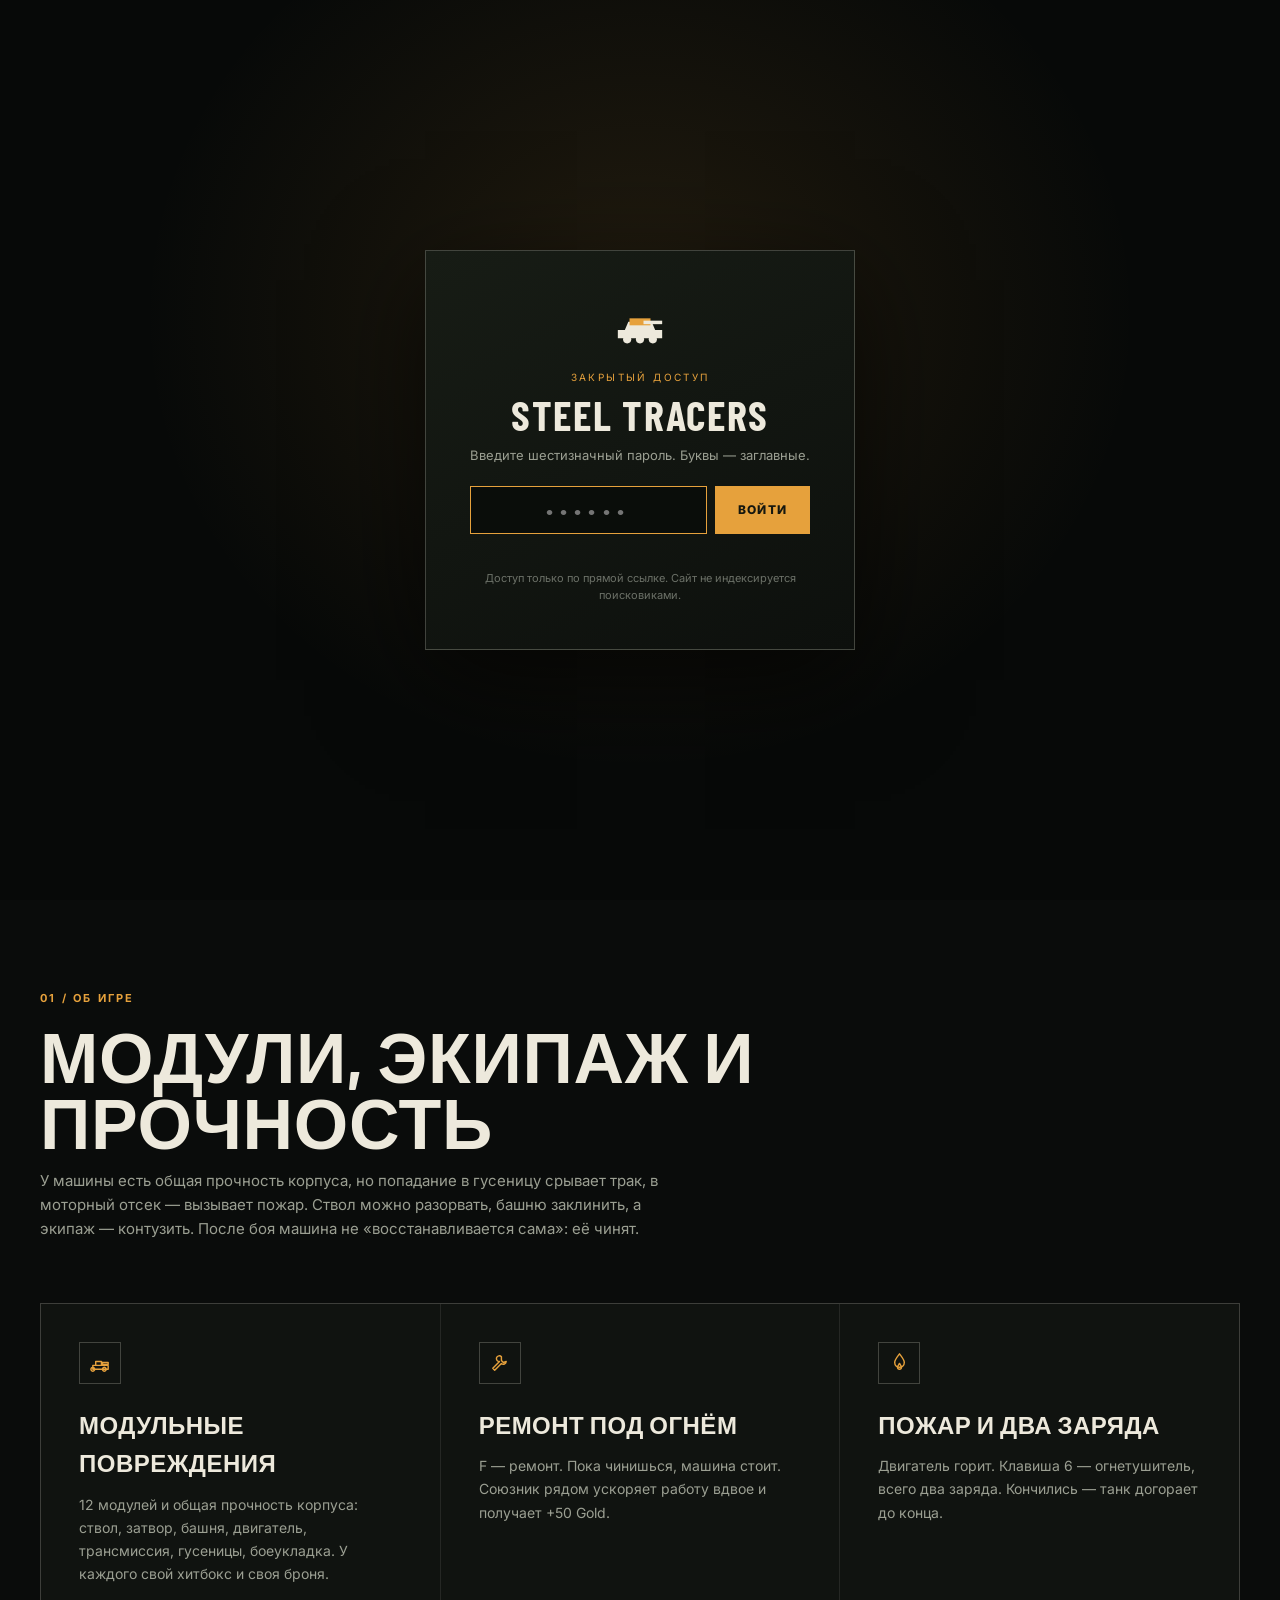
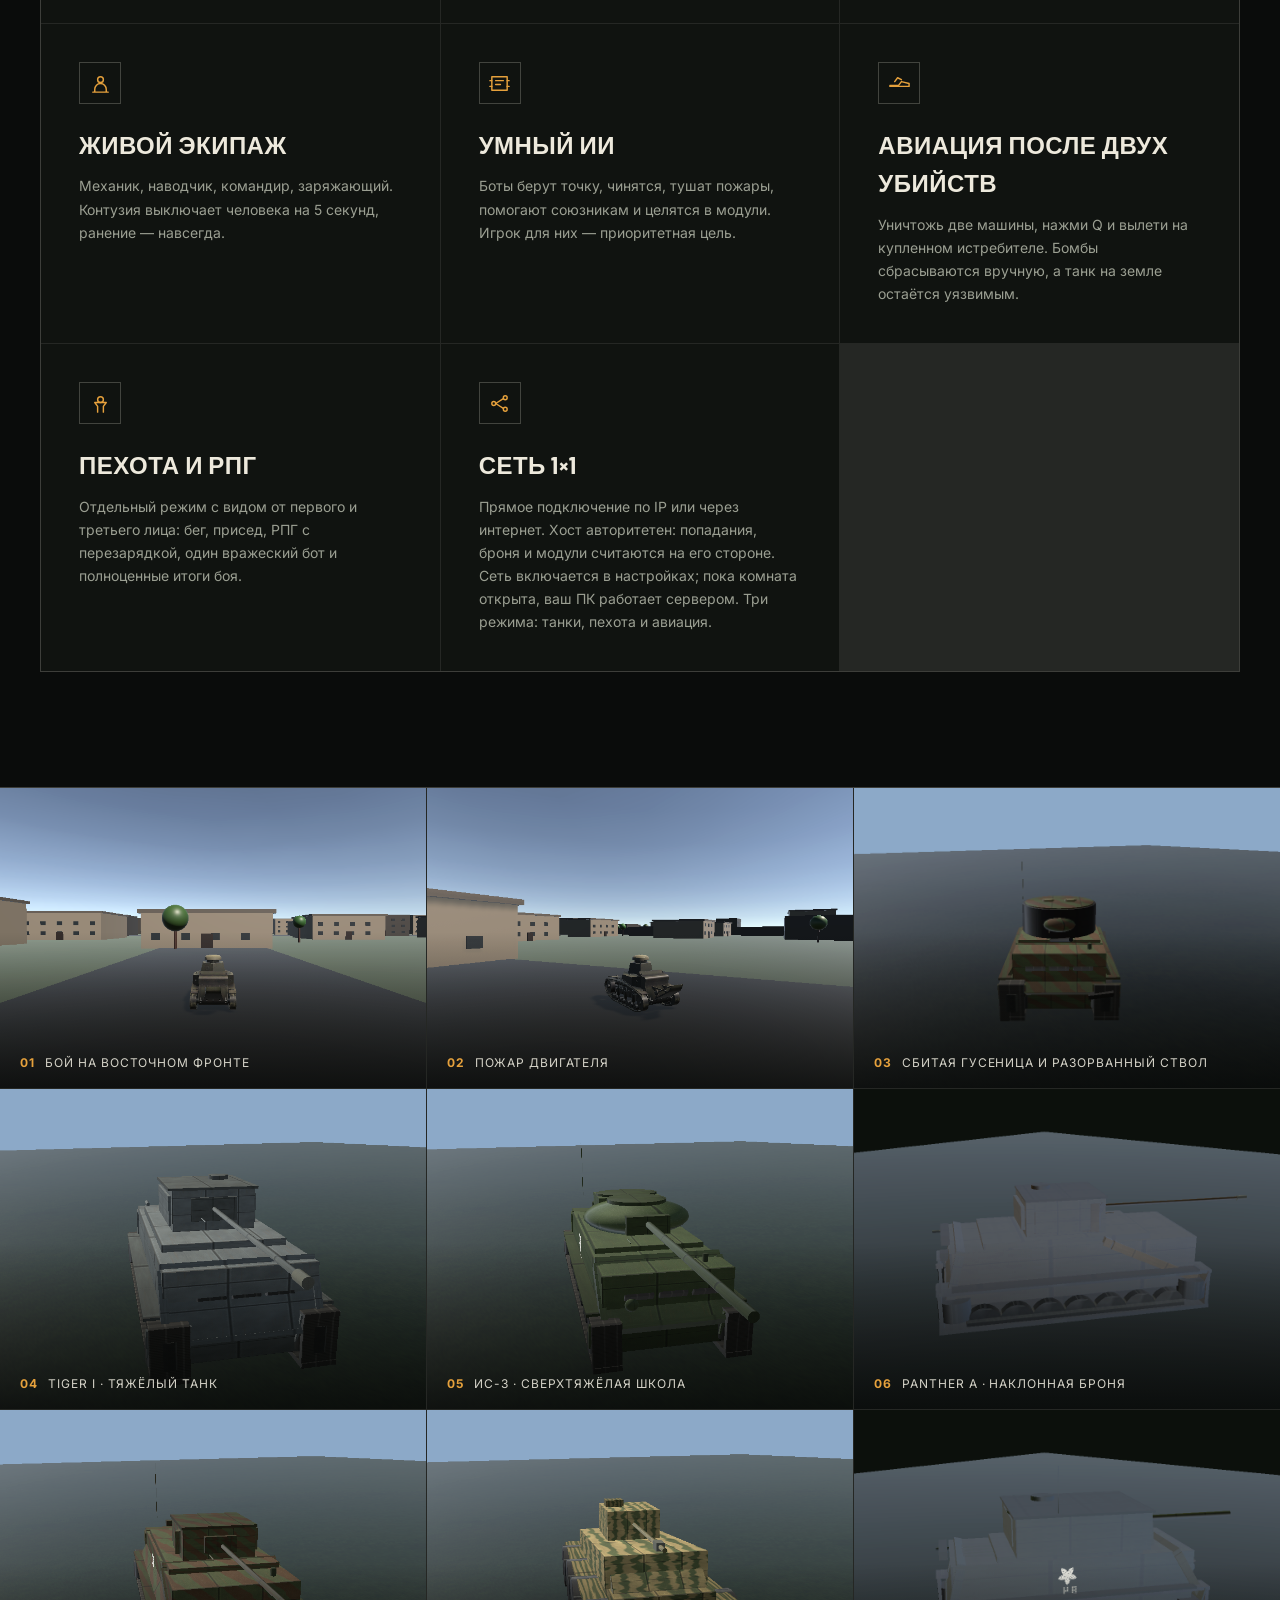
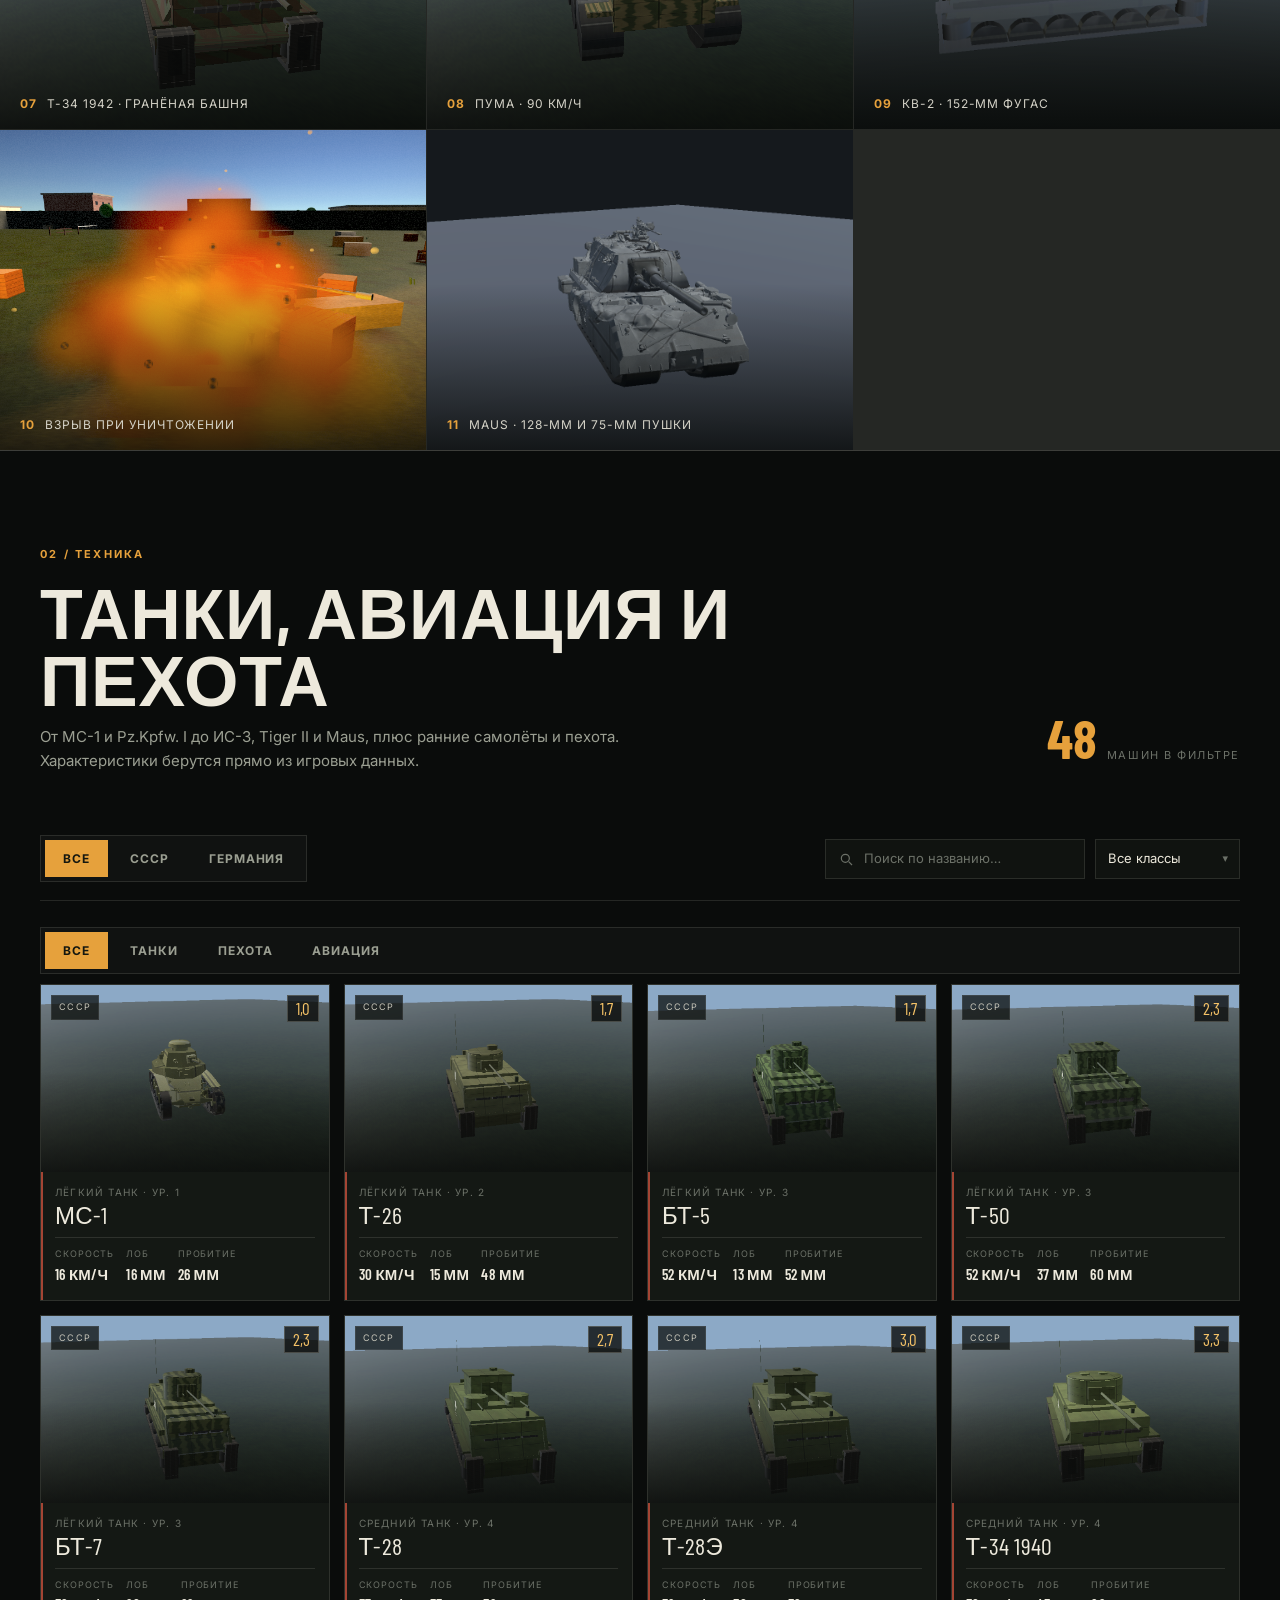
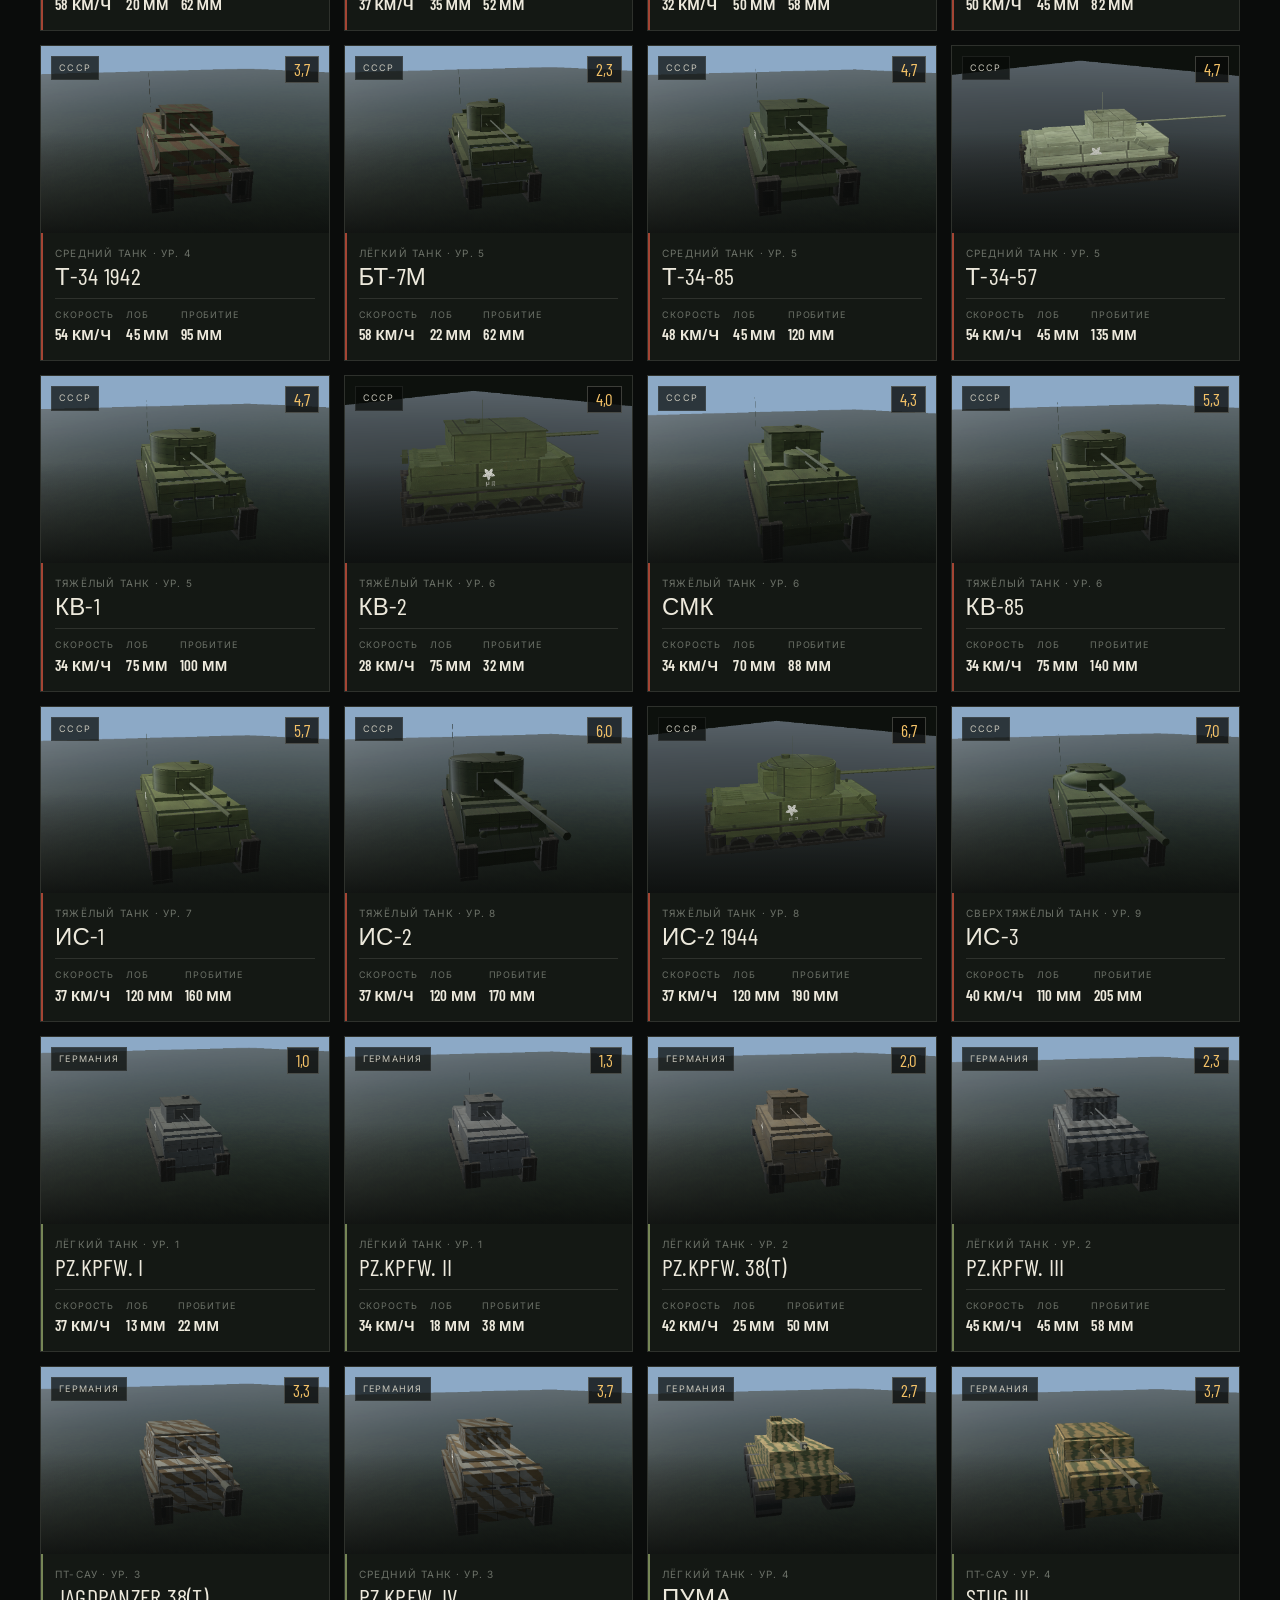
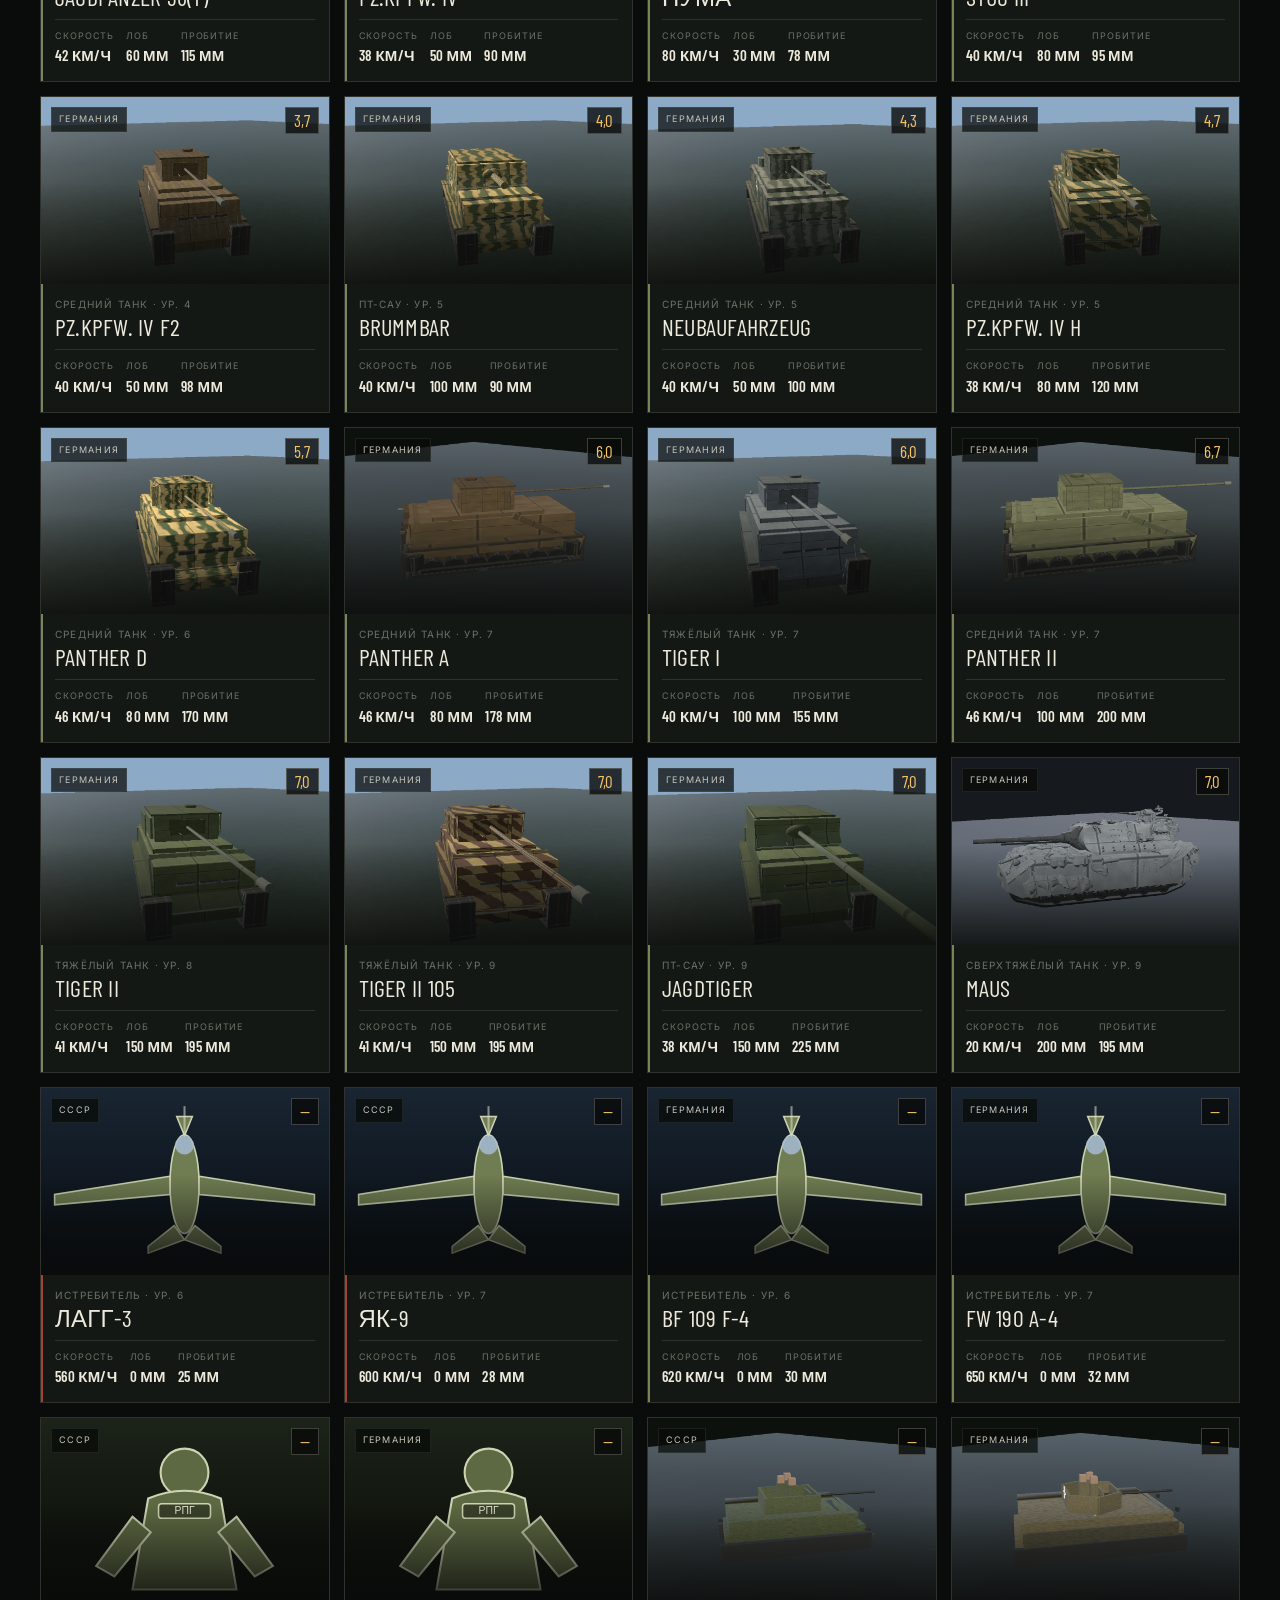
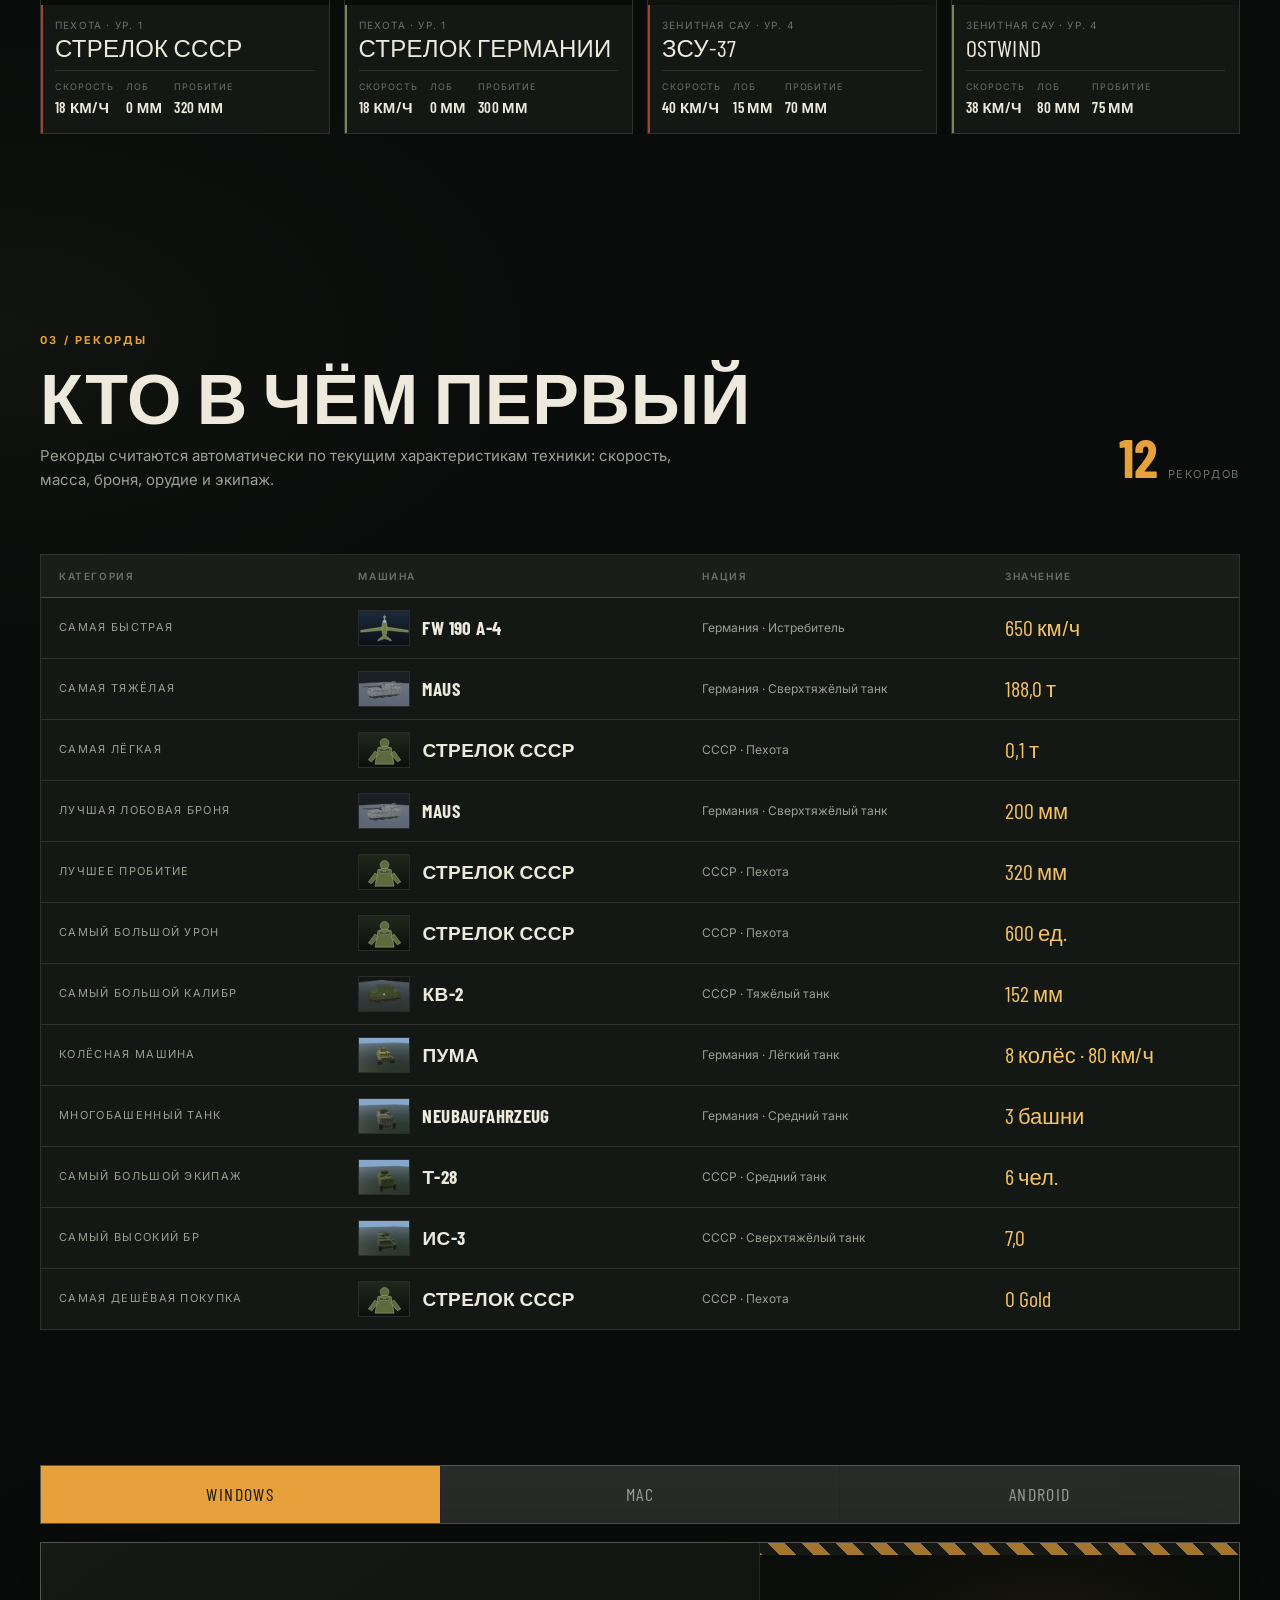
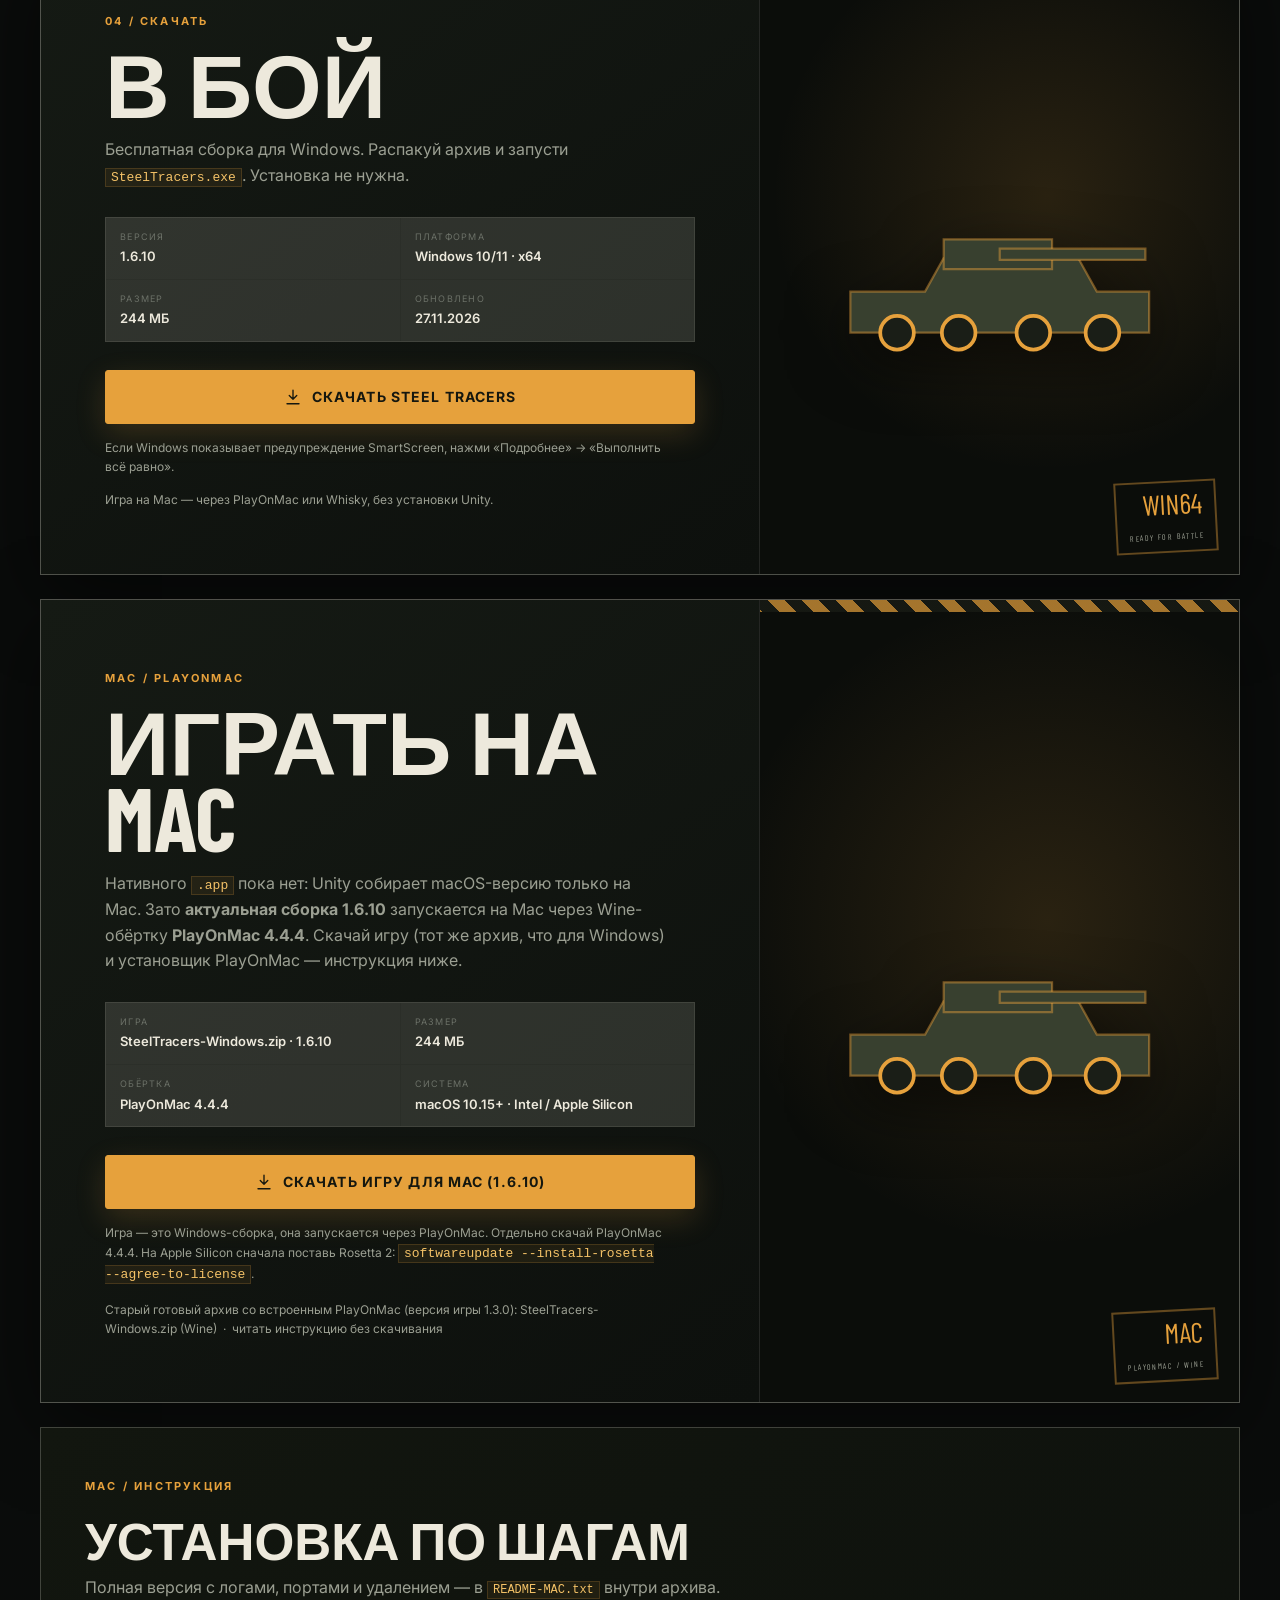
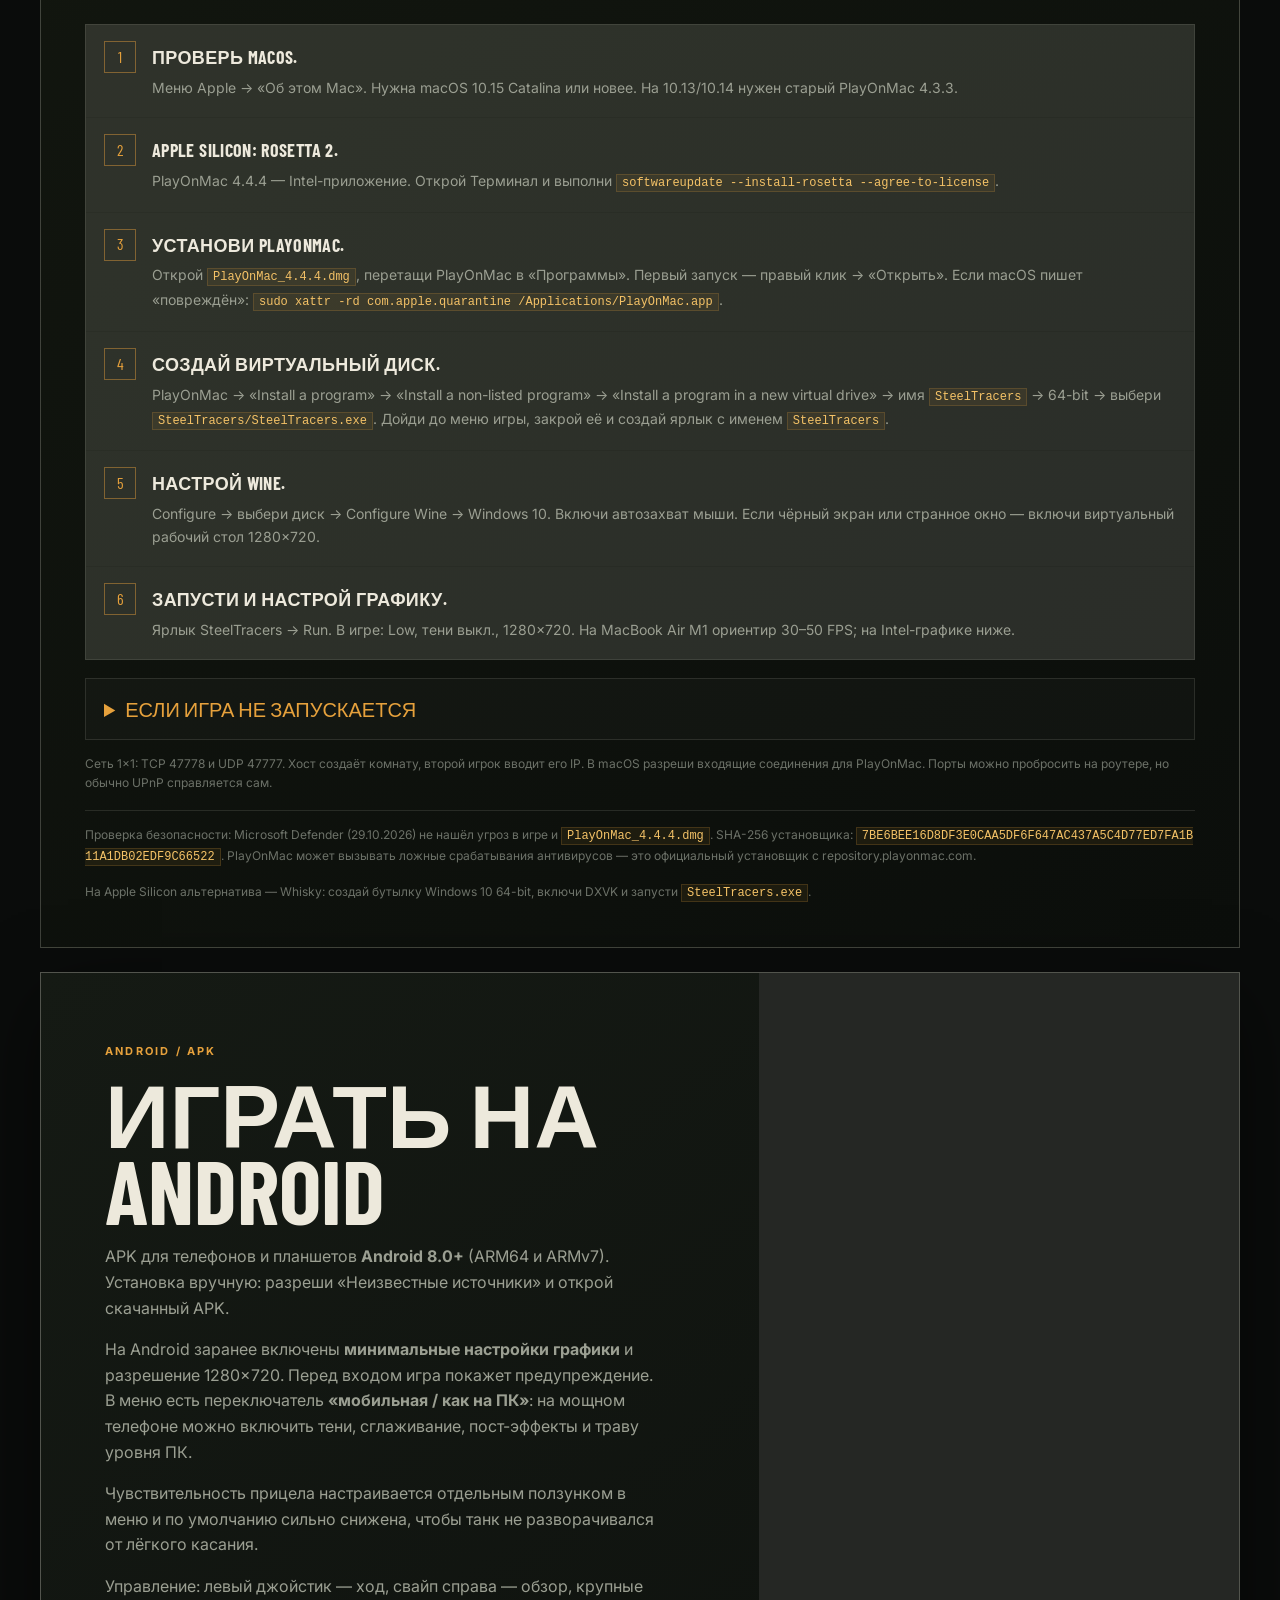
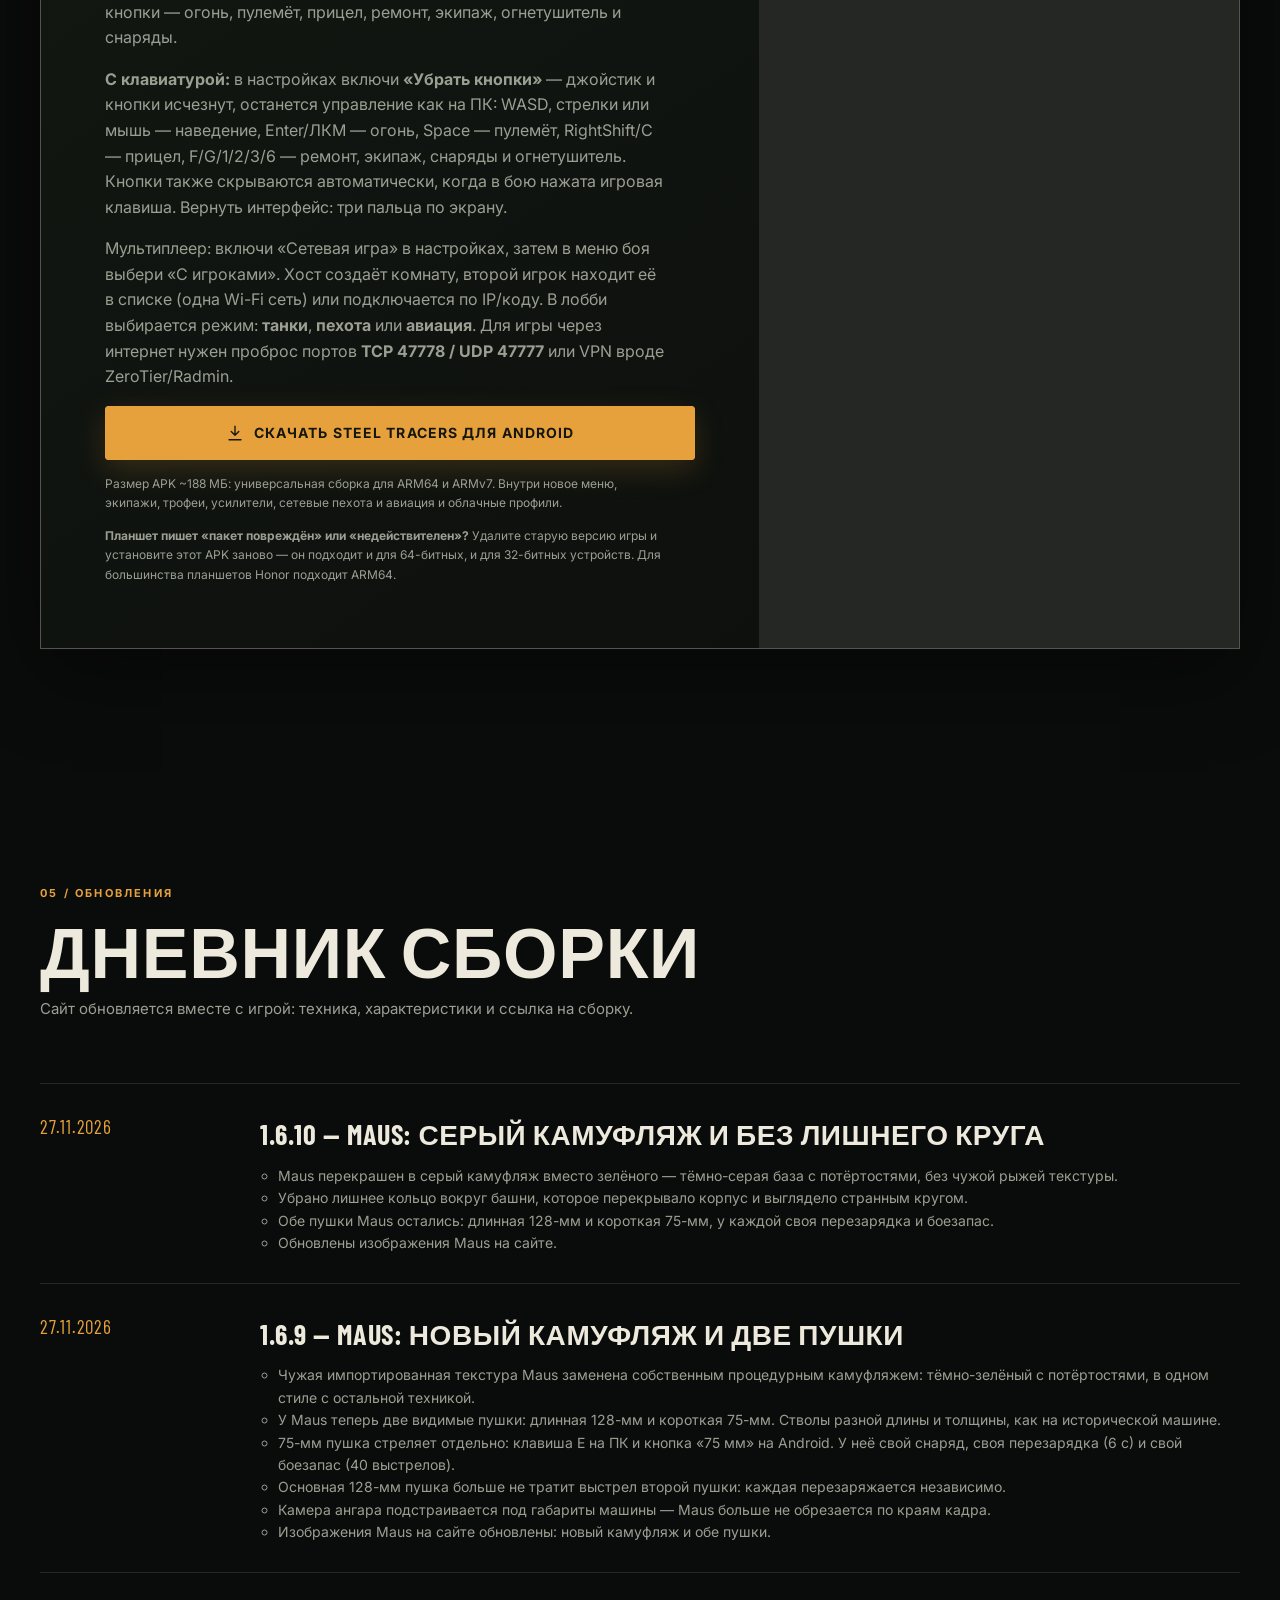
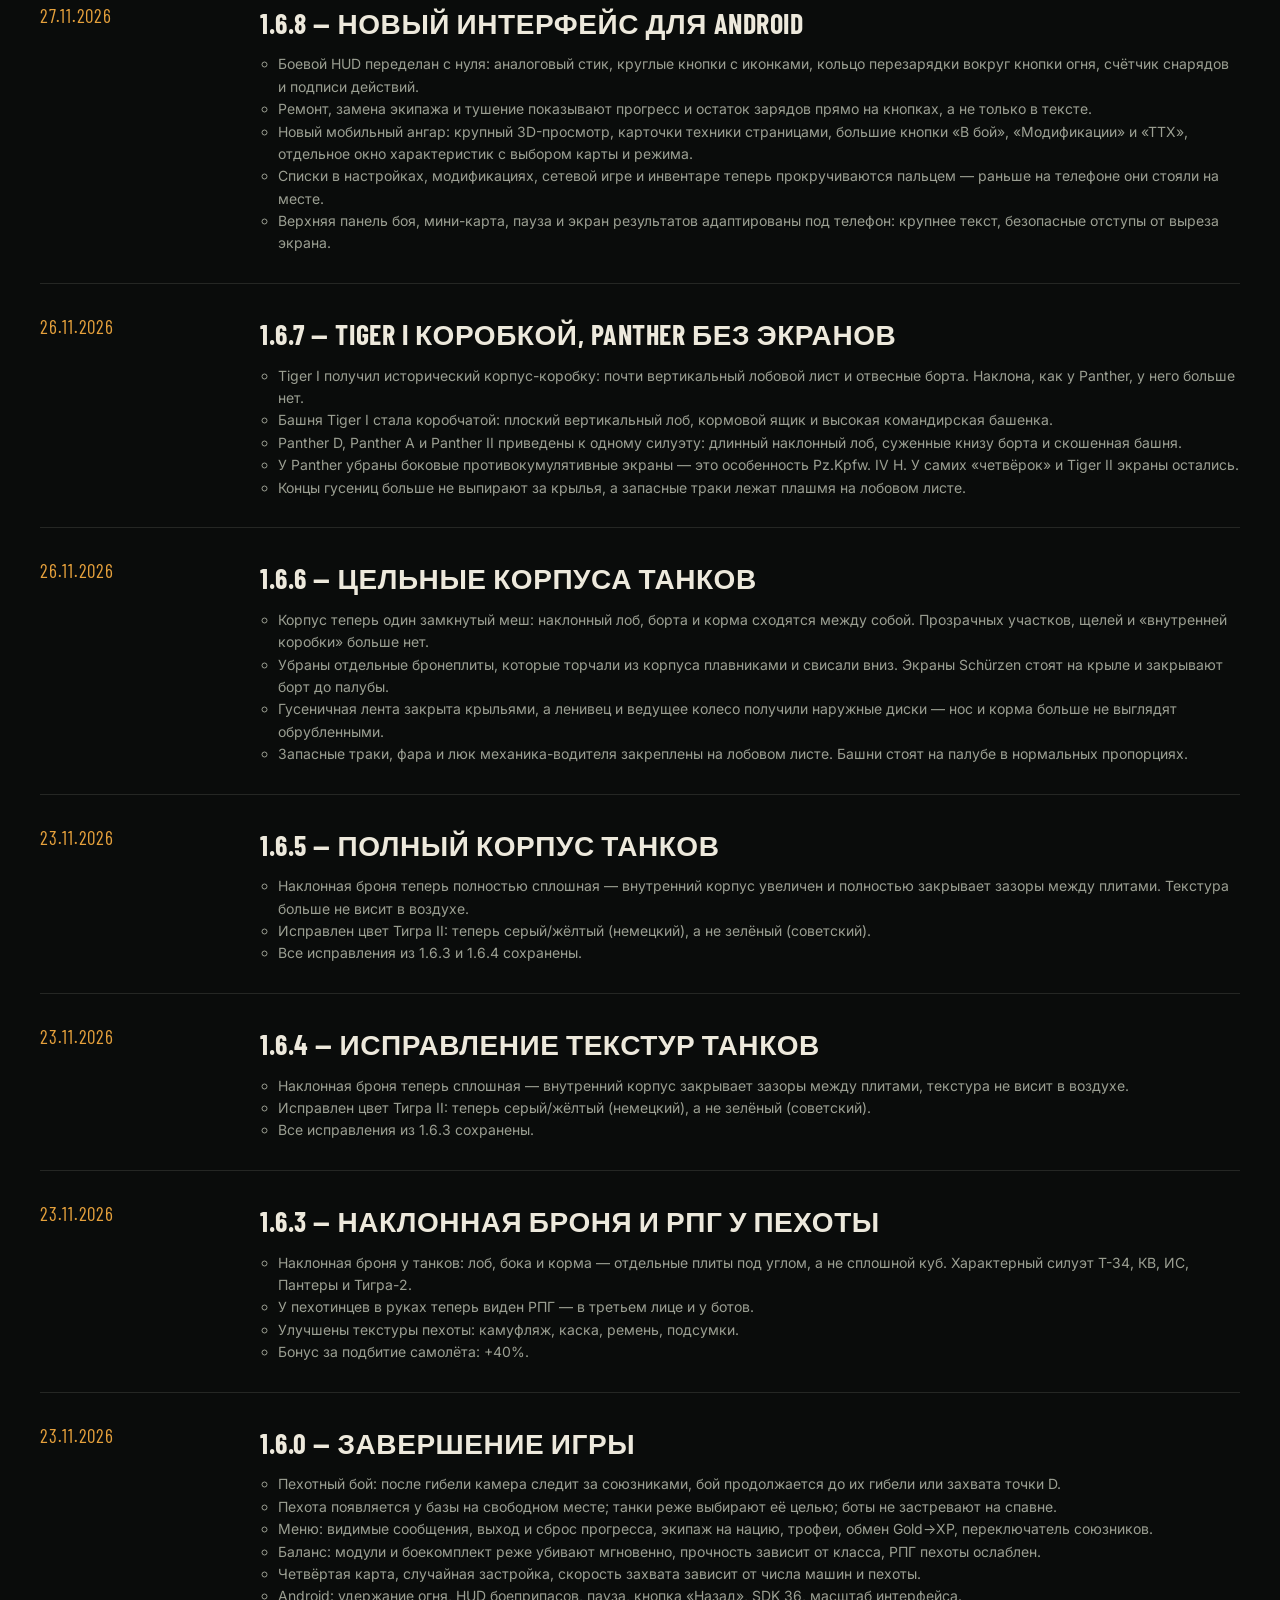
<file: index.html>
<!DOCTYPE html>
<html lang="ru">
<head>
  <meta charset="utf-8">
  <meta name="viewport" content="width=device-width, initial-scale=1">
  <meta name="robots" content="noindex, nofollow, noarchive">
  <title>Steel Tracers — тактический танковый симулятор 1928–1945</title>
  <meta name="description" content="Steel Tracers — танковый симулятор Второй мировой: 40 машин СССР и Германии: модули и прочность корпуса, ремонт, пожары, экипаж и сетевые бои 1×1.">
  <meta property="og:title" content="Steel Tracers">
  <meta property="og:description" content="Тактический танковый симулятор 1928–1945. Скачать для Windows, Mac и Android.">
  <meta property="og:image" content="assets/img/hero.png">
  <link rel="icon" href="assets/img/favicon.svg" type="image/svg+xml">
  <link rel="stylesheet" href="assets/css/style.css?v=178">
</head>
<body class="gate-locked">
  <div class="noise" aria-hidden="true"></div>

  <div class="gate" id="gate" role="dialog" aria-modal="true" aria-label="Закрытый доступ">
    <div class="gate-card">
      <div class="gate-mark">
        <svg viewBox="0 0 48 48" aria-hidden="true">
          <path d="M5 30h6l3-7h20l3 7h6v7H5z"/>
          <path d="M15 20h18v6H15z" class="turret"/>
          <path d="M27 22h16v3H27z" class="barrel"/>
          <circle cx="13" cy="38" r="3.5"/><circle cx="24" cy="38" r="3.5"/>
          <circle cx="35" cy="38" r="3.5"/>
        </svg>
      </div>
      <span class="gate-kicker">ЗАКРЫТЫЙ ДОСТУП</span>
      <h2>STEEL TRACERS</h2>
      <p>Введите шестизначный пароль. Буквы — заглавные.</p>
      <form id="gate-form" autocomplete="off">
        <input id="gate-password" type="password" inputmode="text" maxlength="6" placeholder="••••••" aria-label="Пароль" autocomplete="off" spellcheck="false">
        <button type="submit">ВОЙТИ</button>
      </form>
      <p class="gate-error" id="gate-error" aria-live="polite"></p>
      <p class="gate-note">Доступ только по прямой ссылке. Сайт не индексируется поисковиками.</p>
    </div>
  </div>

  <header class="site-header">
    <a class="brand" href="#top" aria-label="Steel Tracers — на главную">
      <svg viewBox="0 0 48 48" class="brand-mark" aria-hidden="true">
        <path d="M5 30h6l3-7h20l3 7h6v7H5z"/>
        <path d="M15 20h18v6H15z" class="turret"/>
        <path d="M27 22h16v3H27z" class="barrel"/>
        <circle cx="13" cy="38" r="3.5"/><circle cx="24" cy="38" r="3.5"/>
        <circle cx="35" cy="38" r="3.5"/>
      </svg>
      <span>STEEL<span>TRACERS</span></span>
    </a>

    <nav class="site-nav" id="site-nav">
      <a href="#about">Об игре</a>
      <a href="#media">Кадры</a>
      <a href="#tanks">Техника</a>
      <a href="#records">Рекорды</a>
      <a href="#updates">Обновления</a>
      <a href="#download">Скачать</a>
    </nav>

    <a class="btn btn-small btn-amber header-cta" id="header-download" href="#download">Скачать</a>
    <button class="nav-toggle" id="nav-toggle" aria-label="Меню" aria-expanded="false">
      <span></span><span></span><span></span>
    </button>
  </header>

  <main id="top">
    <section class="hero">
      <div class="hero-bg" aria-hidden="true"></div>
      <div class="hero-shade" aria-hidden="true"></div>
      <div class="hero-tank" aria-hidden="true"><img src="assets/img/hero-tank.png?v=121" alt=""></div>
      <div class="hero-content">
        <div class="eyebrow"><span class="eyebrow-line"></span> Танковый симулятор · 1928–1945</div>
        <h1>СТАЛЬ<br><em>РЕШАЕТ</em></h1>
        <p class="hero-lead">
          Наполовину про модули и экипаж, наполовину про прочность корпуса. Попадание бьёт по конкретному узлу, а не только снимает полоску.
          48 машин СССР и Германии, включая самолёты, пехоту и зенитные САУ.
          Бой продолжается, даже когда твой танк уже горит.
        </p>
        <div class="hero-actions">
          <a class="btn btn-amber btn-large" id="hero-download" href="#download">
            <svg viewBox="0 0 24 24" aria-hidden="true"><path d="M12 3v12m0 0 5-5m-5 5-5-5M4 21h16"/></svg>
            Скачать для Windows
          </a>
          <a class="btn btn-ghost btn-large" href="#mac">
            <svg viewBox="0 0 24 24" aria-hidden="true"><path d="M12 3v12m0 0 5-5m-5 5-5-5M4 21h16"/></svg>
            Скачать для Mac
          </a>
        </div>
        <div class="hero-meta">
          <div><strong id="stat-tanks">48</strong><span>машины</span></div>
          <div><strong>2</strong><span>нации</span></div>
          <div><strong>1.0–8.0</strong><span>боевой рейтинг</span></div>
          <div><strong id="stat-size">244 МБ</strong><span>Windows 10/11</span></div>
        </div>
      </div>
      <div class="hero-version">
        <span class="pulse"></span> СБОРКА <b id="version-badge">1.6.10</b>
      </div>
      <a class="scroll-hint" href="#about" aria-label="Листать вниз"><span></span></a>
    </section>

    <section class="section about" id="about">
      <div class="section-head">
        <span class="section-kicker">01 / Об игре</span>
        <h2>Модули, экипаж и прочность</h2>
        <p>
          У машины есть общая прочность корпуса, но попадание в гусеницу срывает трак, в моторный отсек — вызывает пожар.
          Ствол можно разорвать, башню заклинить, а экипаж — контузить.
          После боя машина не «восстанавливается сама»: её чинят.
        </p>
      </div>

      <div class="features">
        <article class="feature">
          <div class="feature-icon"><svg viewBox="0 0 24 24"><path d="M4 15h16v4H4zM7 11h6l2 4H7zM13 12h7v2h-7zM6 19a2 2 0 1 0 0 .1M18 19a2 2 0 1 0 0 .1"/></svg></div>
          <h3>Модульные повреждения</h3>
          <p>12 модулей и общая прочность корпуса: ствол, затвор, башня, двигатель, трансмиссия, гусеницы, боеукладка. У каждого свой хитбокс и своя броня.</p>
        </article>
        <article class="feature">
          <div class="feature-icon"><svg viewBox="0 0 24 24"><path d="M14 6a3 3 0 1 0-2 5l-7 7 2 2 7-7a3 3 0 0 0 5-2l-3 1-2-2z"/></svg></div>
          <h3>Ремонт под огнём</h3>
          <p>F — ремонт. Пока чинишься, машина стоит. Союзник рядом ускоряет работу вдвое и получает +50 Gold.</p>
        </article>
        <article class="feature">
          <div class="feature-icon"><svg viewBox="0 0 24 24"><path d="M12 3c3 4 5 6 5 9a5 5 0 0 1-10 0c0-3 2-5 5-9z"/><path d="M12 13c1 1.5 2 2.5 2 4a2 2 0 0 1-4 0c0-1.5 1-2.5 2-4z"/></svg></div>
          <h3>Пожар и два заряда</h3>
          <p>Двигатель горит. Клавиша 6 — огнетушитель, всего два заряда. Кончились — танк догорает до конца.</p>
        </article>
        <article class="feature">
          <div class="feature-icon"><svg viewBox="0 0 24 24"><circle cx="12" cy="8" r="3"/><path d="M6 21v-3a6 6 0 0 1 12 0v3M4 21h16"/></svg></div>
          <h3>Живой экипаж</h3>
          <p>Механик, наводчик, командир, заряжающий. Контузия выключает человека на 5 секунд, ранение — навсегда.</p>
        </article>
        <article class="feature">
          <div class="feature-icon"><svg viewBox="0 0 24 24"><path d="M4 5h16v14H4zM8 9h8M8 13h5"/><path d="M2 9h2M20 9h2M2 15h2M20 15h2"/></svg></div>
          <h3>Умный ИИ</h3>
          <p>Боты берут точку, чинятся, тушат пожары, помогают союзникам и целятся в модули. Игрок для них — приоритетная цель.</p>
        </article>
        <article class="feature">
          <div class="feature-icon"><svg viewBox="0 0 24 24"><path d="M2 14h9l3-4 8 2v3H2zM7 10l3-4 4 2"/></svg></div>
          <h3>Авиация после двух убийств</h3>
          <p>Уничтожь две машины, нажми Q и вылети на купленном истребителе. Бомбы сбрасываются вручную, а танк на земле остаётся уязвимым.</p>
        </article>
        <article class="feature">
          <div class="feature-icon"><svg viewBox="0 0 24 24"><circle cx="12" cy="8" r="3"/><path d="M9 21v-6l-3-4M15 21v-6l3-4M6 11h12"/></svg></div>
          <h3>Пехота и РПГ</h3>
          <p>Отдельный режим с видом от первого и третьего лица: бег, присед, РПГ с перезарядкой, один вражеский бот и полноценные итоги боя.</p>
        </article>
        <article class="feature">
          <div class="feature-icon"><svg viewBox="0 0 24 24"><circle cx="6" cy="12" r="2"/><circle cx="18" cy="6" r="2"/><circle cx="18" cy="18" r="2"/><path d="M8 12l8-5M8 12l8 5"/></svg></div>
          <h3>Сеть 1×1</h3>
          <p>Прямое подключение по IP или через интернет. Хост авторитетен: попадания, броня и модули считаются на его стороне. Сеть включается в настройках; пока комната открыта, ваш ПК работает сервером. Три режима: танки, пехота и авиация.</p>
        </article>
      </div>
    </section>

    <section class="media-strip" id="media">
      <figure class="shot">
        <img src="assets/img/hero.png" alt="Бой в Steel Tracers" loading="lazy">
        <figcaption><span>01</span> Бой на Восточном фронте</figcaption>
      </figure>
      <figure class="shot">
        <img src="assets/img/fire.png" alt="Горящий танк" loading="lazy">
        <figcaption><span>02</span> Пожар двигателя</figcaption>
      </figure>
      <figure class="shot">
        <img src="assets/img/damaged-t34.png" alt="Повреждённый Т-34" loading="lazy">
        <figcaption><span>03</span> Сбитая гусеница и разорванный ствол</figcaption>
      </figure>
      <figure class="shot">
        <img src="assets/tanks/tiger-i.png" alt="Tiger I" loading="lazy">
        <figcaption><span>04</span> Tiger I · тяжёлый танк</figcaption>
      </figure>
      <figure class="shot">
        <img src="assets/tanks/is-3.png" alt="ИС-3" loading="lazy">
        <figcaption><span>05</span> ИС-3 · сверхтяжёлая школа</figcaption>
      </figure>
      <figure class="shot">
        <img src="assets/tanks/panther-a.png" alt="Panther A" loading="lazy">
        <figcaption><span>06</span> Panther A · наклонная броня</figcaption>
      </figure>
      <figure class="shot">
        <img src="assets/tanks/t-34-1942.png" alt="Т-34 1942" loading="lazy">
        <figcaption><span>07</span> Т-34 1942 · гранёная башня</figcaption>
      </figure>
      <figure class="shot">
        <img src="assets/tanks/puma.png" alt="Пума" loading="lazy">
        <figcaption><span>08</span> Пума · 90 км/ч</figcaption>
      </figure>
      <figure class="shot">
        <img src="assets/tanks/kv-2.png" alt="КВ-2" loading="lazy">
        <figcaption><span>09</span> КВ-2 · 152-мм фугас</figcaption>
      </figure>
      <figure class="shot">
        <img src="assets/img/explosion.png" alt="Взрыв при уничтожении танка" loading="lazy">
        <figcaption><span>10</span> Взрыв при уничтожении</figcaption>
      </figure>
      <figure class="shot">
        <img src="assets/tanks/maus.png" alt="Maus" loading="lazy">
        <figcaption><span>11</span> Maus · 128-мм и 75-мм пушки</figcaption>
      </figure>
    </section>

    <section class="section tanks-section" id="tanks">
      <div class="section-head section-head-row">
        <div>
          <span class="section-kicker">02 / Техника</span>
          <h2>Танки, авиация и пехота</h2>
          <p>От МС-1 и Pz.Kpfw. I до ИС-3, Tiger II и Maus, плюс ранние самолёты и пехота. Характеристики берутся прямо из игровых данных.</p>
        </div>
        <div class="tank-count"><strong id="visible-count">—</strong><span>машин в фильтре</span></div>
      </div>

      <div class="tank-toolbar">
        <div class="tabs" id="nation-tabs" role="tablist" aria-label="Нация">
          <button class="tab is-active" data-nation="all" role="tab" aria-selected="true">Все</button>
          <button class="tab" data-nation="ussr" role="tab" aria-selected="false">СССР</button>
          <button class="tab" data-nation="germany" role="tab" aria-selected="false">Германия</button>
        </div>
        <div class="toolbar-right">
          <label class="search">
            <svg viewBox="0 0 24 24" aria-hidden="true"><circle cx="11" cy="11" r="6"/><path d="m16 16 5 5"/></svg>
            <input id="tank-search" type="search" placeholder="Поиск по названию…" autocomplete="off">
          </label>
          <label class="select-wrap">
            <span class="sr-only">Класс</span>
            <select id="class-filter">
              <option value="all">Все классы</option>
              <option value="Лёгкий танк">Лёгкие</option>
              <option value="Средний танк">Средние</option>
              <option value="Тяжёлый танк">Тяжёлые</option>
              <option value="Сверхтяжёлый танк">Сверхтяжёлые</option>
              <option value="ПТ-САУ">ПТ-САУ</option>
              <option value="Зенитная САУ">Зенитные САУ</option>
              <option value="Истребитель">Истребители</option>
              <option value="Пехота">Пехота</option>
            </select>
          </label>
        </div>
      </div>

      <div class="tabs" id="category-tabs" role="tablist" aria-label="Категория" style="margin:10px 0">
        <button class="tab is-active" data-category="all" role="tab" aria-selected="true">Все</button>
        <button class="tab" data-category="ground" role="tab" aria-selected="false">Танки</button>
        <button class="tab" data-category="infantry" role="tab" aria-selected="false">Пехота</button>
        <button class="tab" data-category="air" role="tab" aria-selected="false">Авиация</button>
      </div>

      <div class="tank-grid" id="tank-grid" aria-live="polite"></div>
      <div class="tank-empty" id="tank-empty" hidden>Ничего не найдено. Поменяй фильтры.</div>
    </section>

    <section class="section records-section" id="records">
      <div class="section-head section-head-row">
        <div>
          <span class="section-kicker">03 / Рекорды</span>
          <h2>Кто в чём первый</h2>
          <p>Рекорды считаются автоматически по текущим характеристикам техники: скорость, масса, броня, орудие и экипаж.</p>
        </div>
        <div class="tank-count"><strong id="records-count">—</strong><span>рекордов</span></div>
      </div>
      <div class="records-wrap">
        <table class="records-table">
          <thead>
            <tr><th>Категория</th><th>Машина</th><th>Нация</th><th>Значение</th></tr>
          </thead>
          <tbody id="records-body"></tbody>
        </table>
      </div>
    </section>

    <section class="section download-section" id="download">
      <div class="platform-switch" role="tablist" aria-label="Платформа">
        <a class="platform-tab is-active" href="#download-windows" role="tab" aria-selected="true">Windows</a>
        <a class="platform-tab" href="#mac" role="tab" aria-selected="false">Mac</a>
        <a class="platform-tab" href="#android" role="tab" aria-selected="false">Android</a>
      </div>

      <div class="download-panel" id="download-windows">
        <div class="download-copy">
          <span class="section-kicker">04 / Скачать</span>
          <h2>В бой</h2>
          <p>
            Бесплатная сборка для Windows. Распакуй архив и запусти
            <code>SteelTracers.exe</code>. Установка не нужна.
          </p>
          <div class="download-meta">
            <div><span>Версия</span><strong id="download-version">1.6.10</strong></div>
            <div><span>Платформа</span><strong>Windows 10/11 · x64</strong></div>
            <div><span>Размер</span><strong id="download-size">69 МБ</strong></div>
            <div><span>Обновлено</span><strong id="download-date">15.11.2026</strong></div>
          </div>
          <a class="btn btn-amber btn-large download-btn" id="download-button" href="#">
            <svg viewBox="0 0 24 24" aria-hidden="true"><path d="M12 3v12m0 0 5-5m-5 5-5-5M4 21h16"/></svg>
            Скачать Steel Tracers
          </a>
          <p class="download-note" id="download-note">
            Если Windows показывает предупреждение SmartScreen, нажми «Подробнее» → «Выполнить всё равно».
          </p>
          <p class="download-note">
            <a href="#mac">Игра на Mac</a> — через PlayOnMac или Whisky, без установки Unity.
          </p>
        </div>
        <div class="download-art" aria-hidden="true">
          <div class="hazard"></div>
          <svg viewBox="0 0 200 120" class="download-tank">
            <path d="M20 78h40l10-18h72l10 18h28v22H20z"/>
            <path d="M70 50h58v16H70z"/>
            <path d="M100 55h78v6h-78z"/>
            <circle cx="45" cy="100" r="9"/><circle cx="78" cy="100" r="9"/>
            <circle cx="118" cy="100" r="9"/><circle cx="155" cy="100" r="9"/>
          </svg>
          <div class="download-stamp">WIN64<br><span>READY FOR BATTLE</span></div>
        </div>
      </div>

      <div class="download-panel" id="mac" style="margin-top:24px;">
        <div class="download-copy">
          <span class="section-kicker">MAC / PLAYONMAC</span>
          <h2>Играть на Mac</h2>
          <p>
            Нативного <code>.app</code> пока нет: Unity собирает macOS-версию только на Mac.
            Зато <strong>актуальная сборка 1.6.10</strong> запускается на Mac через Wine-обёртку
            <strong>PlayOnMac 4.4.4</strong>. Скачай игру (тот же архив, что для Windows)
            и установщик PlayOnMac — инструкция ниже.
          </p>
          <div class="download-meta">
            <div><span>Игра</span><strong>SteelTracers-Windows.zip · 1.6.10</strong></div>
            <div><span>Размер</span><strong id="mac-size">244 МБ</strong></div>
            <div><span>Обёртка</span><strong>PlayOnMac 4.4.4</strong></div>
            <div><span>Система</span><strong>macOS 10.15+ · Intel / Apple Silicon</strong></div>
          </div>
          <a class="btn btn-amber btn-large download-btn" id="mac-download-button" href="downloads/download.html?file=windows&v=178">
            <svg viewBox="0 0 24 24" aria-hidden="true"><path d="M12 3v12m0 0 5-5m-5 5-5-5M4 21h16"/></svg>
            <span id="mac-download-label">Скачать игру для Mac (1.6.10)</span>
          </a>
          <p class="download-note" id="mac-download-note">
            Игра — это Windows-сборка, она запускается через PlayOnMac. Отдельно скачай
            <a href="https://repository.playonmac.com/PlayOnMac/PlayOnMac_4.4.4.dmg" target="_blank" rel="noopener">PlayOnMac 4.4.4</a>.
            На Apple Silicon сначала поставь Rosetta 2:
            <code>softwareupdate --install-rosetta --agree-to-license</code>.
          </p>
          <p class="download-note">
            Старый готовый архив со встроенным PlayOnMac (версия игры 1.3.0):
            <a href="downloads/download.html?file=windows&v=178">SteelTracers-Windows.zip (Wine)</a>
            &nbsp;·&nbsp;
            <a href="downloads/README-MAC.txt" target="_blank" rel="noopener">читать инструкцию без скачивания</a>
          </p>
        </div>
        <div class="download-art" aria-hidden="true">
          <div class="hazard"></div>
          <svg viewBox="0 0 200 120" class="download-tank">
            <path d="M20 78h40l10-18h72l10 18h28v22H20z"/>
            <path d="M70 50h58v16H70z"/>
            <path d="M100 55h78v6h-78z"/>
            <circle cx="45" cy="100" r="9"/><circle cx="78" cy="100" r="9"/>
            <circle cx="118" cy="100" r="9"/><circle cx="155" cy="100" r="9"/>
          </svg>
          <div class="download-stamp">MAC<br><span>PLAYONMAC / WINE</span></div>
        </div>
      </div>

      <div class="mac-guide" id="mac-guide">
        <div class="mac-guide-head">
          <span class="section-kicker">MAC / ИНСТРУКЦИЯ</span>
          <h3>Установка по шагам</h3>
          <p>Полная версия с логами, портами и удалением — в <code>README-MAC.txt</code> внутри архива.</p>
        </div>
        <ol class="mac-steps">
          <li>
            <b>Проверь macOS.</b>
            Меню Apple → «Об этом Mac». Нужна macOS 10.15 Catalina или новее.
            На 10.13/10.14 нужен старый PlayOnMac 4.3.3.
          </li>
          <li>
            <b>Apple Silicon: Rosetta 2.</b>
            PlayOnMac 4.4.4 — Intel-приложение. Открой Терминал и выполни
            <code>softwareupdate --install-rosetta --agree-to-license</code>.
          </li>
          <li>
            <b>Установи PlayOnMac.</b>
            Открой <code>PlayOnMac_4.4.4.dmg</code>, перетащи PlayOnMac в «Программы».
            Первый запуск — правый клик → «Открыть». Если macOS пишет «повреждён»:
            <code>sudo xattr -rd com.apple.quarantine /Applications/PlayOnMac.app</code>.
          </li>
          <li>
            <b>Создай виртуальный диск.</b>
            PlayOnMac → «Install a program» → «Install a non-listed program» →
            «Install a program in a new virtual drive» → имя <code>SteelTracers</code> →
            64-bit → выбери <code>SteelTracers/SteelTracers.exe</code>.
            Дойди до меню игры, закрой её и создай ярлык с именем <code>SteelTracers</code>.
          </li>
          <li>
            <b>Настрой Wine.</b>
            Configure → выбери диск → Configure Wine → Windows 10.
            Включи автозахват мыши. Если чёрный экран или странное окно —
            включи виртуальный рабочий стол 1280×720.
          </li>
          <li>
            <b>Запусти и настрой графику.</b>
            Ярлык SteelTracers → Run. В игре: Low, тени выкл., 1280×720.
            На MacBook Air M1 ориентир 30–50 FPS; на Intel-графике ниже.
          </li>
        </ol>
        <details class="mac-faq">
          <summary>Если игра не запускается</summary>
          <ul>
            <li><b>Чёрный экран или вылет.</b> В свойствах ярлыка добавь аргументы:
              <code>-screen-width 1280 -screen-height 720 -screen-fullscreen 0 -force-d3d11</code>.</li>
            <li><b>Failed to initialize graphics.</b> Включи виртуальный рабочий стол,
              проверь Rosetta 2, попробуй другую версию Wine в Tools → Manage Wine versions.</li>
            <li><b>Нет звука.</b> Configure Wine → Audio → CoreAudio, перезапусти игру.</li>
            <li><b>Где лог.</b>
              <code>~/Library/PlayOnMac/wineprefix/SteelTracers/drive_c/users/&lt;пользователь&gt;/AppData/LocalLow/DefaultCompany/SteelTracers/Player.log</code></li>
          </ul>
        </details>
        <p class="download-note">
          Сеть 1×1: TCP 47778 и UDP 47777. Хост создаёт комнату, второй игрок вводит его IP.
          В macOS разреши входящие соединения для PlayOnMac. Порты можно пробросить на роутере,
          но обычно UPnP справляется сам.
        </p>
        <p class="download-note mac-security">
          Проверка безопасности: Microsoft Defender (29.10.2026) не нашёл угроз в игре и
          <code>PlayOnMac_4.4.4.dmg</code>. SHA-256 установщика:
          <code class="hash">7BE6BEE16D8DF3E0CAA5DF6F647AC437A5C4D77ED7FA1B11A1DB02EDF9C66522</code>.
          PlayOnMac может вызывать ложные срабатывания антивирусов — это официальный установщик
          с repository.playonmac.com.
        </p>
        <p class="download-note">
          На Apple Silicon альтернатива — <a href="https://getwhisky.app/" target="_blank" rel="noopener">Whisky</a>:
          создай бутылку Windows 10 64-bit, включи DXVK и запусти <code>SteelTracers.exe</code>.
        </p>
      </div>

      <div class="download-panel" id="android" style="margin-top:24px;">
        <div class="download-copy">
          <span class="section-kicker">ANDROID / APK</span>
          <h2>Играть на Android</h2>
          <p>
            APK для телефонов и планшетов <strong>Android 8.0+</strong> (ARM64 и ARMv7).
            Установка вручную: разреши «Неизвестные источники» и открой скачанный APK.
          </p>
          <p>
            На Android заранее включены <strong>минимальные настройки графики</strong> и разрешение
            1280×720. Перед входом игра покажет предупреждение. В меню есть переключатель
            <strong>«мобильная / как на ПК»</strong>: на мощном телефоне можно включить тени,
            сглаживание, пост-эффекты и траву уровня ПК.
          </p>
          <p>
            Чувствительность прицела настраивается отдельным ползунком в меню и по умолчанию
            сильно снижена, чтобы танк не разворачивался от лёгкого касания.
          </p>
          <p>
            Управление: левый джойстик — ход, свайп справа — обзор, крупные кнопки —
            огонь, пулемёт, прицел, ремонт, экипаж, огнетушитель и снаряды.
          </p>
          <p>
            <strong>С клавиатурой:</strong> в настройках включи <strong>«Убрать кнопки»</strong> —
            джойстик и кнопки исчезнут, останется управление как на ПК:
            WASD, стрелки или мышь — наведение, Enter/ЛКМ — огонь, Space — пулемёт,
            RightShift/C — прицел, F/G/1/2/3/6 — ремонт, экипаж, снаряды и огнетушитель.
            Кнопки также скрываются автоматически, когда в бою нажата игровая клавиша.
            Вернуть интерфейс: три пальца по экрану.
          </p>
          <p>
            Мультиплеер: включи «Сетевая игра» в настройках, затем в меню боя выбери «С игроками».
            Хост создаёт комнату, второй игрок находит её в списке (одна Wi-Fi сеть)
            или подключается по IP/коду. В лобби выбирается режим: <strong>танки</strong>,
            <strong>пехота</strong> или <strong>авиация</strong>. Для игры через интернет нужен проброс портов
            <strong>TCP 47778 / UDP 47777</strong> или VPN вроде ZeroTier/Radmin.
          </p>
          <a class="btn btn-amber btn-large download-btn" href="downloads/download.html?file=android&v=178">
            <svg viewBox="0 0 24 24" aria-hidden="true"><path d="M12 3v12m0 0 5-5m-5 5-5-5M4 21h16"/></svg>
            Скачать Steel Tracers для Android
          </a>
          <p class="download-note">
            Размер APK ~188 МБ: универсальная сборка для ARM64 и ARMv7. Внутри новое меню,
            экипажи, трофеи, усилители, сетевые пехота и авиация и облачные профили.
          </p>
          <p class="download-note">
            <strong>Планшет пишет «пакет повреждён» или «недействителен»?</strong>
            Удалите старую версию игры и установите этот APK заново — он подходит и для
            64-битных, и для 32-битных устройств. Для большинства планшетов Honor подходит ARM64.
          </p>
        </div>
      </div>
    </section>

    <section class="section updates" id="updates">
      <div class="section-head">
        <span class="section-kicker">05 / Обновления</span>
        <h2>Дневник сборки</h2>
        <p>Сайт обновляется вместе с игрой: техника, характеристики и ссылка на сборку.</p>
      </div>
      <ol class="timeline" id="timeline">
        <li>
          <div class="timeline-date">27.11.2026</div>
          <div class="timeline-body">
            <h3>1.6.10 — Maus: серый камуфляж и без лишнего круга</h3>
            <ul>
              <li>Maus перекрашен в серый камуфляж вместо зелёного — тёмно-серая база с потёртостями, без чужой рыжей текстуры.</li>
              <li>Убрано лишнее кольцо вокруг башни, которое перекрывало корпус и выглядело странным кругом.</li>
              <li>Обе пушки Maus остались: длинная 128-мм и короткая 75-мм, у каждой своя перезарядка и боезапас.</li>
              <li>Обновлены изображения Maus на сайте.</li>
            </ul>
          </div>
        </li>
        <li>
          <div class="timeline-date">27.11.2026</div>
          <div class="timeline-body">
            <h3>1.6.9 — Maus: новый камуфляж и две пушки</h3>
            <ul>
              <li>Чужая импортированная текстура Maus заменена собственным процедурным камуфляжем: тёмно-зелёный с потёртостями, в одном стиле с остальной техникой.</li>
              <li>У Maus теперь две видимые пушки: длинная 128-мм и короткая 75-мм. Стволы разной длины и толщины, как на исторической машине.</li>
              <li>75-мм пушка стреляет отдельно: клавиша E на ПК и кнопка «75 мм» на Android. У неё свой снаряд, своя перезарядка (6 с) и свой боезапас (40 выстрелов).</li>
              <li>Основная 128-мм пушка больше не тратит выстрел второй пушки: каждая перезаряжается независимо.</li>
              <li>Камера ангара подстраивается под габариты машины — Maus больше не обрезается по краям кадра.</li>
              <li>Изображения Maus на сайте обновлены: новый камуфляж и обе пушки.</li>
            </ul>
          </div>
        </li>
        <li>
          <div class="timeline-date">27.11.2026</div>
          <div class="timeline-body">
            <h3>1.6.8 — новый интерфейс для Android</h3>
            <ul>
              <li>Боевой HUD переделан с нуля: аналоговый стик, круглые кнопки с иконками, кольцо перезарядки вокруг кнопки огня, счётчик снарядов и подписи действий.</li>
              <li>Ремонт, замена экипажа и тушение показывают прогресс и остаток зарядов прямо на кнопках, а не только в тексте.</li>
              <li>Новый мобильный ангар: крупный 3D-просмотр, карточки техники страницами, большие кнопки «В бой», «Модификации» и «ТТХ», отдельное окно характеристик с выбором карты и режима.</li>
              <li>Списки в настройках, модификациях, сетевой игре и инвентаре теперь прокручиваются пальцем — раньше на телефоне они стояли на месте.</li>
              <li>Верхняя панель боя, мини-карта, пауза и экран результатов адаптированы под телефон: крупнее текст, безопасные отступы от выреза экрана.</li>
            </ul>
          </div>
        </li>
        <li>
          <div class="timeline-date">26.11.2026</div>
          <div class="timeline-body">
            <h3>1.6.7 — Tiger I коробкой, Panther без экранов</h3>
            <ul>
              <li>Tiger I получил исторический корпус-коробку: почти вертикальный лобовой лист и отвесные борта. Наклона, как у Panther, у него больше нет.</li>
              <li>Башня Tiger I стала коробчатой: плоский вертикальный лоб, кормовой ящик и высокая командирская башенка.</li>
              <li>Panther D, Panther A и Panther II приведены к одному силуэту: длинный наклонный лоб, суженные книзу борта и скошенная башня.</li>
              <li>У Panther убраны боковые противокумулятивные экраны — это особенность Pz.Kpfw. IV H. У самих «четвёрок» и Tiger II экраны остались.</li>
              <li>Концы гусениц больше не выпирают за крылья, а запасные траки лежат плашмя на лобовом листе.</li>
            </ul>
          </div>
        </li>
        <li>
          <div class="timeline-date">26.11.2026</div>
          <div class="timeline-body">
            <h3>1.6.6 — цельные корпуса танков</h3>
            <ul>
              <li>Корпус теперь один замкнутый меш: наклонный лоб, борта и корма сходятся между собой. Прозрачных участков, щелей и «внутренней коробки» больше нет.</li>
              <li>Убраны отдельные бронеплиты, которые торчали из корпуса плавниками и свисали вниз. Экраны Schürzen стоят на крыле и закрывают борт до палубы.</li>
              <li>Гусеничная лента закрыта крыльями, а ленивец и ведущее колесо получили наружные диски — нос и корма больше не выглядят обрубленными.</li>
              <li>Запасные траки, фара и люк механика-водителя закреплены на лобовом листе. Башни стоят на палубе в нормальных пропорциях.</li>
            </ul>
          </div>
        </li>
        <li>
          <div class="timeline-date">23.11.2026</div>
          <div class="timeline-body">
            <h3>1.6.5 — полный корпус танков</h3>
            <ul>
              <li>Наклонная броня теперь полностью сплошная — внутренний корпус увеличен и полностью закрывает зазоры между плитами. Текстура больше не висит в воздухе.</li>
              <li>Исправлен цвет Тигра II: теперь серый/жёлтый (немецкий), а не зелёный (советский).</li>
              <li>Все исправления из 1.6.3 и 1.6.4 сохранены.</li>
            </ul>
          </div>
        </li>
        <li>
          <div class="timeline-date">23.11.2026</div>
          <div class="timeline-body">
            <h3>1.6.4 — исправление текстур танков</h3>
            <ul>
              <li>Наклонная броня теперь сплошная — внутренний корпус закрывает зазоры между плитами, текстура не висит в воздухе.</li>
              <li>Исправлен цвет Тигра II: теперь серый/жёлтый (немецкий), а не зелёный (советский).</li>
              <li>Все исправления из 1.6.3 сохранены.</li>
            </ul>
          </div>
        </li>
        <li>
          <div class="timeline-date">23.11.2026</div>
          <div class="timeline-body">
            <h3>1.6.3 — наклонная броня и РПГ у пехоты</h3>
            <ul>
              <li>Наклонная броня у танков: лоб, бока и корма — отдельные плиты под углом, а не сплошной куб. Характерный силуэт Т-34, КВ, ИС, Пантеры и Тигра-2.</li>
              <li>У пехотинцев в руках теперь виден РПГ — в третьем лице и у ботов.</li>
              <li>Улучшены текстуры пехоты: камуфляж, каска, ремень, подсумки.</li>
              <li>Бонус за подбитие самолёта: +40%.</li>
            </ul>
          </div>
        </li>
        <li>
          <div class="timeline-date">23.11.2026</div>
          <div class="timeline-body">
            <h3>1.6.0 — завершение игры</h3>
            <ul>
              <li>Пехотный бой: после гибели камера следит за союзниками, бой продолжается до их гибели или захвата точки D.</li>
              <li>Пехота появляется у базы на свободном месте; танки реже выбирают её целью; боты не застревают на спавне.</li>
              <li>Меню: видимые сообщения, выход и сброс прогресса, экипаж на нацию, трофеи, обмен Gold→XP, переключатель союзников.</li>
              <li>Баланс: модули и боекомплект реже убивают мгновенно, прочность зависит от класса, РПГ пехоты ослаблен.</li>
              <li>Четвёртая карта, случайная застройка, скорость захвата зависит от числа машин и пехоты.</li>
              <li>Android: удержание огня, HUD боеприпасов, пауза, кнопка «Назад», SDK 36, масштаб интерфейса.</li>
            </ul>
          </div>
        </li>
        <li>
          <div class="timeline-date">17.11.2026</div>
          <div class="timeline-body">
            <h3>1.5.12 — дружественный огонь, сетевой танк и оптимизация</h3>
            <ul>
              <li>Пулемёт больше не ранит союзников и свою авиацию; союзные танки не перехватывают пули.</li>
              <li>В сетевом пехотном/воздушном бою подготовка больше не возвращает танк игрока через 10 секунд.</li>
              <li>Боты снова стреляют по пехоте, а не пытаются задавить её корпусом; меньше ложных «застреваний».</li>
              <li>Осколки фугасов засчитывают убийства, бомбы и РПГ не пробивают защиту спавна, союзный пехотинец-бот удаляется после боя.</li>
              <li>Оптимизация: кэш стилей HUD, меньше аллокаций в пулемёте/прицеле/звуке, чистка материалов, ночь теперь 20% боёв.</li>
            </ul>
          </div>
        </li>
        <li>
          <div class="timeline-date">17.11.2026</div>
          <div class="timeline-body">
            <h3>1.5.11 — бомбы ботов, калибры и простой на спавне</h3>
            <ul>
              <li>Боты-самолёты теперь сами идут на наземные цели и сбрасывают бомбы с расчётом точки падения, а не только воюют с другими самолётами.</li>
              <li>В карточках техники в ангаре показывается реальный калибр орудия: 45, 57, 76, 88, 122, 152 мм и так далее, без «0 мм».</li>
              <li>Боты больше не замирают на спавне: добавлен контроль простоя, а зенитки без воздушной цели патрулируют базу и осматривают небо.</li>
            </ul>
          </div>
        </li>
        <li>
          <div class="timeline-date">17.11.2026</div>
          <div class="timeline-body">
            <h3>1.5.10 — невидимая стена, курсор и мусор за картой</h3>
            <ul>
              <li>Самолёт больше не упирается в невидимую стену и долетает до вражеского респауна — осталась только граница карты.</li>
              <li>После боя на самолёте мышка снова появляется в меню и на экране результатов.</li>
              <li>За стенами убраны деревья, камни и дома на всех картах: на миникарте их нет, с самолёта они больше не висят в воздухе.</li>
            </ul>
          </div>
        </li>
        <li>
          <div class="timeline-date">17.11.2026</div>
          <div class="timeline-body">
            <h3>1.5.9 — быстрое падение, трофей и РПГ</h3>
            <ul>
              <li>Без Shift самолёт снижается заметно быстрее, повороты стали резче.</li>
              <li>Трофей открывается ровно один раз, повторный запуск заблокирован.</li>
              <li>Танки и пехота охотнее стреляют по пехоте.</li>
              <li>РПГ получил корпус, боевую часть и стабилизаторы.</li>
              <li>Оптимизация: меньше травы, реже обновление, ближе тени.</li>
            </ul>
          </div>
        </li>
        <li>
          <div class="timeline-date">17.11.2026</div>
          <div class="timeline-body">
            <h3>1.5.8 — один расчёт и 3D-карточки</h3>
            <ul>
              <li>Убран второй ряд расчёта у зениток: одна открытая рубка и ровно три человека.</li>
              <li>На сайте вместо 2D-рисунков снова 3D-рендеры Panther A, Panther II, Maus, ИС-2 1944, КВ-2 и Т-34-57 из текущих моделей.</li>
              <li>Самолёт: Shift поднимает, без Shift снижается; Space сбрасывает бомбы, можно тапать или держать.</li>
            </ul>
          </div>
        </li>
        <li>
          <div class="timeline-date">17.11.2026</div>
          <div class="timeline-body">
            <h3>1.5.7 — Flappy-полёт, бомбы и зенитки по воздуху</h3>
            <ul>
              <li>Самолёт летит по принципу Flappy Bird: Space поднимает, без него самолёт снижается.</li>
              <li>W/S — скорость, A/D — поворот, мышь — камера; бомба сбрасывается на B.</li>
              <li>Бомба падает вниз и совпадает с кругом прицела.</li>
              <li>Зенитки стреляют по самолётам из поднятого орудия, самолёт выдерживает несколько попаданий.</li>
              <li>С сайта убраны старые текстуры Panther A, Panther II, Maus, ИС-2 1944, КВ-2 и Т-34-57.</li>
            </ul>
          </div>
        </li>
        <li>
          <div class="timeline-date">17.11.2026</div>
          <div class="timeline-body">
            <h3>1.5.6 — ангарные зенитки как в бою</h3>
            <ul>
              <li>В ангаре зенитки используют ту же отдельную модель, что и в бою.</li>
              <li>Убран текст «37» и лишний ряд расчёта: в рубке ровно три человека.</li>
              <li>Погибшие члены расчёта исчезают; их можно убить из пулемёта или орудия.</li>
              <li>У стрелков, зениток и авиации больше нет БР.</li>
            </ul>
          </div>
        </li>
        <li>
          <div class="timeline-date">17.11.2026</div>
          <div class="timeline-body">
            <h3>1.5.5 — детали зениток и БР без рейтинга</h3>
            <ul>
              <li>У ЗСУ-37 и Ostwind появились фары, крюки, выхлоп, запасные траки, ящики и инструмент.</li>
              <li>Текстуры зениток получили потёртости и ржавые следы, как у танков.</li>
              <li>Наклонный лоб стал частью корпуса, отдельная приваренная пластина убрана.</li>
              <li>У зениток и авиации убран БР — они могут встречаться на любом рейтинге.</li>
            </ul>
          </div>
        </li>
        <li>
          <div class="timeline-date">17.11.2026</div>
          <div class="timeline-body">
            <h3>1.5.4 — отдельные модели зениток и наклонная броня</h3>
            <ul>
              <li>ЗСУ-37 получила собственный узкий корпус, открытую рубку, один зенитный автомат и номер 37.</li>
              <li>Ostwind получил корпус Pz.Kpfw. IV и открытую шестигранную рубку с одним орудием.</li>
              <li>Танковые корпуса и камуфляж для зениток больше не используются.</li>
              <li>Наклонный лобовой лист добавлен Тигру, Пантере, Т-34, ИС и другим машинам с историческим наклоном.</li>
            </ul>
          </div>
        </li>
        <li>
          <div class="timeline-date">17.11.2026</div>
          <div class="timeline-body">
            <h3>1.5.3 — собственные текстуры зениток</h3>
            <ul>
              <li>ЗСУ-37 и Ostwind получили отдельные процедурные текстуры с полосами и опознавательными знаками, не как у танков.</li>
              <li>Те же текстуры используются в ангаре и в бою.</li>
              <li>На сайте обновлены изображения зениток: открытая рубка, расчёт и четыре ствола.</li>
            </ul>
          </div>
        </li>
        <li>
          <div class="timeline-date">17.11.2026</div>
          <div class="timeline-body">
            <h3>1.5.2 — наклонная броня и свободный полёт</h3>
            <ul>
              <li>У самолёта полностью отключена проверка препятствий: остаются только земля и граница карты.</li>
              <li>Танкам с исторически наклонным лбом добавлен видимый наклонный лист: Т-34, Panther, Tiger II, ИС и другие.</li>
              <li>Угол листа подобран по машине, материал берётся от корпуса.</li>
            </ul>
          </div>
        </li>
        <li>
          <div class="timeline-date">17.11.2026</div>
          <div class="timeline-body">
            <h3>1.5.1 — самолёт не застревает, зенитки и текстуры</h3>
            <ul>
              <li>Прицельный круг вынесен в слой Ignore Raycast и больше не мешает самолёту лететь через середину карты.</li>
              <li>W/S поднимают и опускают нос, A/D — крен, мышь вращает камеру.</li>
              <li>Зенитки: картонная броня, обнаружение по всей карте, плохая точность, 8 секунд огня и 4 секунды отдыха, урон как у пулемёта.</li>
              <li>У ЗСУ-37 и Ostwind разные процедурные текстуры.</li>
              <li>Боты активнее выбираются из застревания на камнях.</li>
              <li>Обновляется только папка Downloads\\SteelTracers-Windows.</li>
            </ul>
          </div>
        </li>
        <li>
          <div class="timeline-date">17.11.2026</div>
          <div class="timeline-body">
            <h3>1.5.0 — новое управление самолётом и открытые зенитки</h3>
            <ul>
              <li>Мышь теперь вращает камеру, а самолётом управляют W/S (нос вверх/вниз) и A/D (крен).</li>
              <li>Отдельные кнопки трюков убраны — петли и бочки делаются самим управлением.</li>
              <li>Круг бомбового прицела всегда на земле, радиус взрыва уменьшен до 9/12/16 м.</li>
              <li>Зенитки получили открытую рубку, четырёхствольную установку и расчёт из трёх человек.</li>
              <li>Попадание в расчёт зенитки выводит члена экипажа из пушки или пулемёта.</li>
              <li>Самолёт больше не разбивается о невидимую границу карты.</li>
            </ul>
          </div>
        </li>
        <li>
          <div class="timeline-date">17.11.2026</div>
          <div class="timeline-body">
            <h3>1.4.9 — Tab в сети, метка и бомбы</h3>
            <ul>
              <li>Статистика по Tab теперь открывается и в сетевом бою.</li>
              <li>Метка игрока на миникарте — синяя точка, не съезжает и не выходит за карту.</li>
              <li>Маленькие кирпичные постройки заменены каменными, чтобы не выглядели как камни.</li>
              <li>У зениток добавлены дополнительные стволы.</li>
              <li>Бомбы: линия до земли и круг радиуса взрыва; полный боекомплект восстанавливается через 20 секунд после опустошения.</li>
              <li>Трюки: Q — бочка, E — мёртвая петля.</li>
            </ul>
          </div>
        </li>
        <li>
          <div class="timeline-date">16.11.2026</div>
          <div class="timeline-body">
            <h3>1.4.8 — простое управление, бомбы и умные метки</h3>
            <ul>
              <li>Управление самолётом упрощено: ниже чувствительность мыши, мягче крен и тангаж, сильнее автовыравнивание.</li>
              <li>Бомбы без коллайдеров: не застревают в самолёте, взрываются по высоте и не проваливаются сквозь землю.</li>
              <li>Под самолётом видна линия прицеливания бомб — только игроку.</li>
              <li>Боты-самолёты сбрасывают бомбы по наземным целям.</li>
              <li>Метка игрока на миникарте синяя и не выезжает за границы.</li>
              <li>Боты больше не видят игрока за домом и не выбирают его приоритетной целью.</li>
            </ul>
          </div>
        </li>
        <li>
          <div class="timeline-date">16.11.2026</div>
          <div class="timeline-body">
            <h3>1.4.7 — зенитки на спавне и уникальные текстуры</h3>
            <ul>
              <li>Зенитки стоят на спавне и вступают в наземный бой только при угрозе или если команда проигрывает; в остальное время ждут самолёты.</li>
              <li>ЗСУ-37 и Ostwind получили отдельную камуфляжную текстуру.</li>
              <li>Немецкая пехота получила свой полевой цвет, отличный от советской.</li>
              <li>Выбранный боекомплект запоминается для каждого танка.</li>
              <li>Если танк уничтожен, пока игрок в самолёте, самолёт больше не падает автоматически.</li>
              <li>Попадания зениток постепенно валят самолёт вниз; при падении — взрыв.</li>
            </ul>
          </div>
        </li>
        <li>
          <div class="timeline-date">16.11.2026</div>
          <div class="timeline-body">
            <h3>1.4.6 — новая физика авиации и оптимизация</h3>
            <ul>
              <li>Авиация переведена на ручную аркадную физику: убрана физическая тряска, самолёт больше не швыряет из стороны в сторону.</li>
              <li>Истребители появляются в противоположных углах карты по диагонали.</li>
              <li>Для вылета достаточно уничтожить 1 танк.</li>
              <li>Советам выдаётся советский самолёт, немцам — немецкий.</li>
              <li>Оптимизация: травы в 3 раза меньше, трава обновляется реже, дальность теней уменьшена.</li>
            </ul>
          </div>
        </li>
        <li>
          <div class="timeline-date">16.11.2026</div>
          <div class="timeline-body">
            <h3>1.4.5 — курсор на подготовке и строй ботов</h3>
            <ul>
              <li>На экране подготовки возвращён курсор мыши: кнопки базы и боекомплекта снова нажимаются на ПК.</li>
              <li>Боты больше не появляются друг на друге: они встают строем позади базы, по три машины в ряд.</li>
            </ul>
          </div>
        </li>
        <li>
          <div class="timeline-date">16.11.2026</div>
          <div class="timeline-body">
            <h3>1.4.4 — экран подготовки после загрузки карты</h3>
            <ul>
              <li>Подготовка теперь идёт в бою: 10 секунд на выбор базы и боекомплекта, затем появляются боты и игрок.</li>
              <li>На картах с двумя базами боты выбирают точку появления случайно; на карте с одной базой — только «Авто».</li>
              <li>Убрана лишняя строка выбора техники из меню боя: техника и экипаж выбираются в ангаре.</li>
              <li>Статистика открывается и закрывается по Tab, у таблицы есть крестик.</li>
              <li>При запуске первой показывается машина с нанятым экипажем.</li>
            </ul>
          </div>
        </li>
        <li>
          <div class="timeline-date">16.11.2026</div>
          <div class="timeline-body">
            <h3>1.4.3 — подготовка к бою, боекомплект и статистика</h3>
            <ul>
              <li>Новый экран подготовки: выбор техники, распределение снарядов, выбор базы появления и миникарта.</li>
              <li>Боекомплект реально расходуется; чем больше снарядов взял, тем выше риск детонации.</li>
              <li>Таблица боя по Tab и кнопка «Статистика» до боя: игроки и боты, техника, помощь, наземные и воздушные цели, смерти и очки.</li>
              <li>Карточка техники открывается наведением или тапом по строке.</li>
              <li>В итогах появились пехота, авиация, помощь и очки миссии.</li>
              <li>Два варианта визуально разорванного ствола: погнутый и «лепестками».</li>
              <li>В пехотных боях летают одиночные самолёты и изредка штурмуют пехоту; танки — основная цель.</li>
              <li>Размеры домов возвращены к прежним.</li>
            </ul>
          </div>
        </li>
        <li>
          <div class="timeline-date">16.11.2026</div>
          <div class="timeline-body">
            <h3>1.4.2 — пехота, ИИ и починка авиации</h3>
            <ul>
              <li>Урон РПГ снижен примерно в 1,5 раза, перезарядка увеличена на секунду.</li>
              <li>РПГ теперь ломает заборы, кусты и другие разрушаемые препятствия.</li>
              <li>Вражеские пехотинцы атакуют игрока и другую пехоту, уворачиваются от танков и меняют позицию под огнём.</li>
              <li>Танки стреляют по пехоте редко и в первую очередь тогда, когда пехотинец целится в них.</li>
              <li>Одиночный пехотный бой идёт на полной карте: танки, зенитки и пехота с обеих сторон; танк игрока воюет под управлением ИИ.</li>
              <li>Пехотные бои не зависят от БР: техника выбирается случайно.</li>
              <li>Исправлена тряска самолёта и камеры: гасится скачок мыши, камера обновляется после физики, самолёт сам выравнивает крен и тангаж.</li>
              <li>Сетевая игра включается в настройках и по умолчанию выключена; пока комната открыта, ваш ПК работает сервером.</li>
              <li>Травы меньше — загрузка карты быстрее.</li>
            </ul>
          </div>
        </li>
        <li>
          <div class="timeline-date">15.11.2026</div>
          <div class="timeline-body">
            <h3>1.4.1 — сетевые пехота и авиация, итоги с наградами</h3>
            <ul>
              <li>В сетевом лобби появился выбор режима: «Танки», «Пехота», «Авиация». Комната в списке показывает режим.</li>
              <li>Сетевая пехота 1×1: второй игрок виден как стрелок, позиции синхронизируются, РПГ наносит урон через сеть, бой заканчивается гибелью одного из игроков.</li>
              <li>Сетевая авиация 1×1: два истребителя над картой, синхронизация положения и крена, пулемётные попадания идут через сеть.</li>
              <li>Конец сетевого боя пехоты и авиации показывает экран итогов: убийства, победа/поражение, золото и опыт. Награды начисляются каждому игроку отдельно.</li>
              <li>Исправлен вылет самолёта: физическое тело теперь синхронизируется с точкой спавна, самолёт больше не «проваливается» в землю на первом кадре.</li>
              <li>Исправлено определение высоты: луч земли больше не попадает в собственный самолёт и его сетевую копию.</li>
              <li>Если соперник отключился, сетевой бой корректно завершается поражением.</li>
            </ul>
          </div>
        </li>
        <li>
          <div class="timeline-date">15.11.2026</div>
          <div class="timeline-body">
            <h3>1.4.0 - авиация, пехота и зенитные самоходки</h3>
            <ul>
              <li>Авиация стала полноценным этапом танкового боя: после двух уничтоженных машин нажми Q (на Android — кнопка «В авиацию») и вылети на своём истребителе. Танк остаётся на земле и продолжает получать урон.</li>
              <li>Самолёт летает по всей карте, сбрасывает бомбы ФАБ/SC только вручную, стреляет из пулемёта и возвращается в подсвеченную зону вылета. Столкновение с землёй или постройкой — взрыв.</li>
              <li>Самолёты получили отдельные хитбоксы крыльев, хвоста и мотора: пулемёт почти не пробивает танки, но ломает чужой самолёт. Боты-истребители тоже вылетают после двух убийств.</li>
              <li>ЗСУ-37 и Ostwind — по одной на команду. Сильны против пехоты и авиации, слабы против танков.</li>
              <li>Новый режим «Пехота»: вид от первого и третьего лица, РПГ с перезарядкой, полноценная модель с руками, пальцами и ногами, один вражеский бот и итоги боя с опытом и золотом.</li>
              <li>Пехота появилась и в танковых боях: по одному боту на сторону, они мешают захвату точки и могут повредить танк.</li>
              <li>Дерево прокачки разделено на «Танки», «Авиацию» и «Пехоту» для СССР и Германии. Самолёты покупаются за опыт и золото; у пехоты есть модификации +HP, +выносливость и +урон РПГ.</li>
              <li>Исправлен снайперский прицел БТ-5, БТ-7 и БТ-7М: корпус и трава больше не перекрывают вид.</li>
              <li>Заборы получили объёмные хитбоксы, здания и препятствия не исчезают при смене карты.</li>
              <li>Новая иконка приложения для Windows, Android и Mac.</li>
            </ul>
          </div>
        </li>
        <li>
          <div class="timeline-date">01.11.2026</div>
          <div class="timeline-body">
            <h3>1.3.0 - новое меню, облачные профили и текстуры окружения</h3>
            <ul>
              <li>Трава обновлена: плотный зелёный покров на всех картах.</li>
              <li>Дома получили новые фасады и полноценные крыши: двускатные у небольших домов и плоские у панелек. На крышах нет окон.</li>
              <li>Деревья заменены на новые модели двух видов. Дерево валится от одного снаряда или нескольких пуль и через 5 секунд растворяется.</li>
              <li>Камни заменены на две новые модели и стали крупнее.</li>
              <li>Дороги в промзоне и заброшенном городе получили новую текстуру.</li>
              <li>Добавлены кирпичные стенки-укрытия. Хитбоксы зданий не тронуты, у крыш появились свои хитбоксы.</li>
              <li>Новое главное меню в стиле War Thunder: кнопка «Бой», подменю «С ботами» и «С игроками», карточка техники, дерево исследований и аккуратные настройки в верхнем левом углу.</li>
              <li>Локальный сервер профилей по нику и облачное сохранение: прогресс хранится в папке «SteelTracers Server» и синхронизируется, когда сервер запущен.</li>
              <li>Экипажи по нациям с русской и немецкой озвучкой, найм за голду и повторный найм при смене машины.</li>
              <li>Модификации исследуются за опыт, а не за голду. Добавлены трофеи за 3+ убийства, усилители +15% на 1–3 миссии, друзья по нику и 50 уровней игрока.</li>
              <li>Карта и время суток теперь выбираются случайно. Ночные бои можно отключить в настройках.</li>
            </ul>
          </div>
        </li>
        <li>
          <div class="timeline-date">31.10.2026</div>
          <div class="timeline-body">
            <h3>1.2.8 - низкая графика, башни и сохранение настроек</h3>
            <ul>
              <li>На низкой графике статичная земля больше не ловит тени и не становится чёрной; танки продолжают отбрасывать тени.</li>
              <li>Исправлена привязка пулемётов: курсовые пулемёты Т-34-57 и Panther A в корпусе, остальные — на башне. У старой процедурной техники убран «нарисованный» пулемёт из воздуха.</li>
              <li>Профиль игрока переносится со старой папки настроек: смена сборки больше не должна сбрасывать настройки и прогресс.</li>
              <li>Проверка: 192 теста и сетевой бой на двух экземплярах — без ошибок.</li>
            </ul>
          </div>
        </li>
        <li>
          <div class="timeline-date">30.10.2026</div>
          <div class="timeline-body">
            <h3>1.2.7 - полный фикс текстур и вооружения</h3>
            <ul>
              <li>Текстуры Maus, Panther A/II, КВ-2, Т-34-57 и ИС-2 1944 пересобраны в высоком разрешении: 2048 px на ПК, 1024 px на Android.</li>
              <li>Для Panther II и КВ-2 подключены карты металла и шероховатости, для остальных — нормали и AO. Краска больше не выглядит пластиком.</li>
              <li>Курсовые пулемёты Т-34-57 и Panther A закреплены в корпусе, остальные — на башне; стволы и пулемёты стреляют из своих визуальных точек.</li>
              <li>Проверка иерархии: 180 тестов пройдено, 0 ошибок. Гусеницы прокручиваются и оставляют следы.</li>
            </ul>
          </div>
        </li>
        <li>
          <div class="timeline-date">30.10.2026</div>
          <div class="timeline-body">
            <h3>1.2.6 - исправлены башни, орудия и тени</h3>
            <ul>
              <li>Maus, Panther A/II, КВ-2, Т-34-57 и ИС-2 1944 пересобраны: башни стоят на погоне, стволы и пулемёты — на своих местах.</li>
              <li>Танки спавнятся лбом к противнику и больше не разворачиваются боком или кормой.</li>
              <li>Гусеницы прокручиваются, оставляют следы; исправлены тени и «рваные» силуэты на низкой графике.</li>
            </ul>
          </div>
        </li>
        <li>
          <div class="timeline-date">30.10.2026</div>
          <div class="timeline-body">
            <h3>1.2.5 — баланс высоких БР и усиление ИС</h3>
            <ul>
              <li>ИС-1, ИС-2 и ИС-2 1944 получили усиление брони и бронебойных снарядов.</li>
              <li>ИС-3 теперь на одном БР с Maus, Jagdtiger и Tiger II; в высоких боях СССР — много ИС-3 и немного ИС-2 1944.</li>
              <li>У Германии в бою максимум один Maus и один Jagdtiger, остальные — Tiger II.</li>
              <li>Panther II и Tiger II больше не пробивают ИС-3 в лоб — нужен борт. Maus и Jagdtiger пробивают лоб ИС-3 только в упор.</li>
              <li>Maus получил чуть меньше брони и медленнее башню, Jagdtiger — медленнее наведение.</li>
            </ul>
          </div>
        </li>
        <li>
          <div class="timeline-date">30.10.2026</div>
          <div class="timeline-body">
            <h3>1.2.4 — камуфляж по сторонам и хитбоксы зданий</h3>
            <ul>
              <li>Вся техника СССР окрашена в зелёный, вся техника Германии — в серый: сторону видно издалека.</li>
              <li>У машин с наклонной бронёй появилась выраженная лобовая плита с рамкой и рёбрами — наклон читается визуально.</li>
              <li>У зданий теперь явные хитбоксы: снаряды и пулемётные очереди останавливаются о стены, а не пролетают насквозь.</li>
            </ul>
          </div>
        </li>
        <li>
          <div class="timeline-date">30.10.2026</div>
          <div class="timeline-body">
            <h3>1.2.3 — компактный мультиплеер, любой танк и боты</h3>
            <ul>
              <li>Сетевой экран стал компактнее: ник, сторона, танк, карта и боты в одной строке; комнаты и лобби — рядом.</li>
              <li>Можно выбрать любую сторону и любой танк из каталога, независимо от покупки в профиле.</li>
              <li>У танков появился видимый ствол пулемёта; вспышки и трассеры пулемёта видны обоим игрокам.</li>
              <li>Пулемётный урон синхронизируется: попадания по ботам и по сопернику считаются на его стороне.</li>
              <li>Разрушаемые блоки и заборы ломаются у обоих игроков, без проверки «рядом ли цель».</li>
              <li>Боты полностью синхронизируются: позиции, башни, здоровье, пулемёт, разрушение и результат боя.</li>
            </ul>
          </div>
        </li>
        <li>
          <div class="timeline-date">30.10.2026</div>
          <div class="timeline-body">
            <h3>1.2.2 — мультиплеер без проброса портов и управление с клавиатуры</h3>
            <ul>
              <li>Исправлено главное: комната находилась, но вход не выполнялся. Теперь вход идёт напрямую по TCP, а не через медленный публичный брокер.</li>
              <li>Кнопка «Разрешить в брандмауэре Windows»: без правила Windows блокировал входящее TCP-подключение к хосту.</li>
              <li>Автоматический проброс портов через UPnP: роутер хоста сам открывает TCP 47778 и UDP 47777, ручная настройка не нужна.</li>
              <li>Список интернет-комнат обновляется сам; если UPnP не сработал, комната помечается «НУЖЕН VPN» и игра объясняет, что делать.</li>
              <li>В настройках Android появился переключатель «Убрать кнопки».</li>
              <li>Джойстик и кнопки полностью скрываются; управление — WASD, стрелки или мышь, Enter/ЛКМ — огонь.</li>
              <li>Кнопки автоматически исчезают после первой игровой клавиши подключённой клавиатуры.</li>
              <li>Вернуть интерфейс можно тремя пальцами по экрану, кнопкой в паузе или выключив опцию.</li>
            </ul>
          </div>
        </li>
        <li>
          <div class="timeline-date">29.10.2026</div>
          <div class="timeline-body">
            <h3>1.2.1 — графика как на ПК и сеть на Android</h3>
            <ul>
              <li>В настройках Android появился переключатель «мобильная / как на ПК»: тени, сглаживание, пост-эффекты, полное разрешение и трава уровня ПК.</li>
              <li>По умолчанию по-прежнему низкая графика — повышенную включает сам игрок.</li>
              <li>Добавлен ползунок чувствительности прицела на Android; базовое значение сильно снижено.</li>
              <li>Сетевой экран на Android теперь прокручивается: можно создать комнату, обновить список и войти по IP.</li>
              <li>Список комнат обновляется автоматически, комнаты живут дольше и не пропадают в момент входа.</li>
              <li>Broadcast комнаты уходит и в адрес подсети — Android чаще находит хост в локальной сети.</li>
            </ul>
          </div>
        </li>
        <li>
          <div class="timeline-date">29.10.2026</div>
          <div class="timeline-body">
            <h3>1.2.0 — Android-порт</h3>
            <ul>
              <li>APK для Android 8.0+ (ARM64 и ARMv7), мультиплеер работает.</li>
              <li>Для Mac добавлен полный архив SteelTracers.mac.zip: игра, PlayOnMac 4.4.4 и подробная инструкция.</li>
              <li>Сенсорное управление: джойстик, свайп-обзор и крупные кнопки огня, ремонта, экипажа и снарядов.</li>
              <li>На Android заранее минимальная графика и разрешение 1280×720 для стабильного FPS.</li>
              <li>Перед входом показывается предупреждение о сниженных характеристиках.</li>
            </ul>
          </div>
        </li>
        <li>
          <div class="timeline-date">29.10.2026</div>
          <div class="timeline-body">
            <h3>1.1.3 — чистая миникарта и трава на земле</h3>
            <ul>
              <li>С миникарты убраны белые точки, облака и трава.</li>
              <li>Трава больше не появляется на крышах и в воздухе: только на земле вокруг объектов.</li>
            </ul>
          </div>
        </li>
        <li>
          <div class="timeline-date">29.10.2026</div>
          <div class="timeline-body">
            <h3>1.1.2 — ночь 20%, ориентиры ботов и следы врагов</h3>
            <ul>
              <li>Ночь теперь выпадает с шансом 20% на каждый бой, а не постоянно.</li>
              <li>Днём солнце и движущиеся облака, ночью луна.</li>
              <li>Ночью боты получают примерный район врага и ищут его, а не стоят на месте.</li>
              <li>Следы гусениц остаются от всей техники, включая врагов.</li>
            </ul>
          </div>
        </li>
        <li>
          <div class="timeline-date">29.10.2026</div>
          <div class="timeline-body">
            <h3>1.1.1 — оптимизация, следы союзников и умные боты</h3>
            <ul>
              <li>Трава по всей карте оптимизирована: 24 000 травинок в одной сетке, приминание обновляется реже.</li>
              <li>Следы гусениц остаются только от союзной техники и больше не висят в воздухе.</li>
              <li>Малые башни многобашенных танков ограничены сектором и не стреляют назад в свою башню.</li>
              <li>Боты не толпятся, не блокируют друг другу линию огня и выделяют одного на захват точки.</li>
              <li>САУ и ягдпантеры/ягдтигры доворачивают корпус на цель и чаще стреляют.</li>
              <li>В настройках можно отключить ночные бои и музыку.</li>
            </ul>
          </div>
        </li>
        <li>
          <div class="timeline-date">29.10.2026</div>
          <div class="timeline-body">
            <h3>1.1.0 — ночь, облака, фонарики и музыка</h3>
            <ul>
              <li>25% шанс ночной версии любой карты: темно, но технику видно; светит луна.</li>
              <li>Днём медленно плывут облака и светит солнце; ночью облаков нет.</li>
              <li>Ночью у всех танков включается фонарик из основного орудия, миникарта скрыта.</li>
              <li>Боты ночью видят врага только вблизи — обе стороны ищут друг друга.</li>
              <li>В сетевом бою ночной режим синхронизируется, ник ночью не светится.</li>
              <li>В меню и бою играют три трека в случайном порядке с одинаковой громкостью.</li>
            </ul>
          </div>
        </li>
        <li>
          <div class="timeline-date">29.10.2026</div>
          <div class="timeline-body">
            <h3>1.0.0 — релиз: звук, трава, карты и вид от первого лица</h3>
            <ul>
              <li>Новые реалистичные звуки пулемётов: выстрел, хлопок и лязг затвора.</li>
              <li>Плотная трава по всей карте и следы, приминающие её под гусеницами.</li>
              <li>Более реалистичные текстуры кирпича и штукатурки домов, мягче свет и дымка.</li>
              <li>Исправлены вид от первого лица и прицеливание на БТ-5 и БТ-7.</li>
              <li>Финальная проверка старых механик и сетевого боя.</li>
            </ul>
          </div>
        </li>
        <li>
          <div class="timeline-date">29.10.2026</div>
          <div class="timeline-body">
            <h3>0.9.11 — пулемёты слабее, пушки Neubaufahrzeug сильнее</h3>
            <ul>
              <li>Урон всех пулемётов снижен в 1,5 раза.</li>
              <li>Т-28 и Т-28Э: 50 выстрелов, затем перезарядка пулемётных башен 6,5 с.</li>
              <li>Neubaufahrzeug: основное орудие +8 мм пробития, малые пушки +15 мм.</li>
            </ul>
          </div>
        </li>
        <li>
          <div class="timeline-date">29.10.2026</div>
          <div class="timeline-body">
            <h3>0.9.10 — СМК: откат и усиленные снаряды</h3>
            <ul>
              <li>СМК возвращён к исходным подвижности, броне и перезарядке.</li>
              <li>Лоб оставлен 70 мм.</li>
              <li>Бронебойные снаряды обеих пушек пробивают примерно на 20 мм больше.</li>
            </ul>
          </div>
        </li>
        <li>
          <div class="timeline-date">29.10.2026</div>
          <div class="timeline-body">
            <h3>0.9.9 — огонь всех башен и усиление СМК</h3>
            <ul>
              <li>Малые башни Т-28, СМК и Neubaufahrzeug теперь реально стреляют.</li>
              <li>Они сами доворачиваются к цели основной башни и ведут огонь.</li>
              <li>СМК усилен без изменения БР 4.3: броня, перезарядка и подвижность.</li>
            </ul>
          </div>
        </li>
        <li>
          <div class="timeline-date">29.10.2026</div>
          <div class="timeline-body">
            <h3>0.9.8 — значки ремонта и ники в сети</h3>
            <ul>
              <li>Над ремонтирующимся союзником появляется полупрозрачная шестерёнка.</li>
              <li>Если союзнику уже помогают — вместо шестерёнки ящик с инструментами.</li>
              <li>В мультиплеере над танками игроков показываются ники.</li>
            </ul>
          </div>
        </li>
        <li>
          <div class="timeline-date">29.10.2026</div>
          <div class="timeline-body">
            <h3>0.9.7 — сетевой бой с выбором стороны и ботов</h3>
            <ul>
              <li>В лобби можно выбрать сторону, машину и карту.</li>
              <li>Боты на обеих сторонах: хост синхронизирует их позиции, башни и попадания.</li>
              <li>Малые башни Т-28, СМК и Neubaufahrzeug доворачиваются за главной; боты тоже.</li>
              <li>Исправлена синхронизация попаданий по ботам и повреждения стволов.</li>
            </ul>
          </div>
        </li>
        <li>
          <div class="timeline-date">29.10.2026</div>
          <div class="timeline-body">
            <h3>0.9.6 — огонь, взрывы и отрыв башни</h3>
            <ul>
              <li>Реалистичный пожар: пламя, искры, дым и мерцающий свет.</li>
              <li>Полноценный взрыв при уничтожении техники.</li>
              <li>15% шанс отрыва башни: физика, падение и отдельные хитбоксы.</li>
              <li>КВ-2 стреляет только фугасом; попадание в башенку — ваншот.</li>
              <li>Боты объезжают подбитую технику; тяжёлые орудия точнее.</li>
            </ul>
          </div>
        </li>
        <li>
          <div class="timeline-date">29.10.2026</div>
          <div class="timeline-body">
            <h3>0.9.5 — Пума на колёсах, СМК и Neubaufahrzeug</h3>
            <ul>
              <li>Пума: 8 отдельных колёс, до 2 выбитых — едет, больше — стоит.</li>
              <li>Пума стала редким союзником (12%).</li>
              <li>Добавлены СМК и Neubaufahrzeug — многобашенные контры на БР 4.3.</li>
              <li>Тяжёлые машины получили усиленный пулемёт; Maus стреляет из двух орудий.</li>
              <li>В рекордах появились колёсная машина и многобашенный танк.</li>
            </ul>
          </div>
        </li>
        <li>
          <div class="timeline-date">28.10.2026</div>
          <div class="timeline-body">
            <h3>0.9.4 — КВ-2, Brummbar и закрытый доступ</h3>
            <ul>
              <li>СССР: КВ-2 со 152-мм гаубицей — новый рекорд по калибру.</li>
              <li>Германия: Brummbar, 150-мм штурмовое орудие.</li>
              <li>ИС-2 1944 перенесён из сверхтяжёлых в тяжёлые; в сверхтяжёлых теперь ИС-3 и Maus.</li>
              <li>Сайт закрыт паролем, добавлены noindex и robots.txt.</li>
            </ul>
          </div>
        </li>
        <li>
          <div class="timeline-date">28.10.2026</div>
          <div class="timeline-body">
            <h3>0.9.3 — Т-28, Т-28Э и Пума</h3>
            <ul>
              <li>СССР: Т-28 и экранированный Т-28Э на БР 2.7–3.0, между БТ-7 и Т-34.</li>
              <li>Германия: Пума — самая быстрая машина в игре, 90 км/ч.</li>
              <li>На сайте появилась таблица рекордов: скорость, масса, броня, орудие, экипаж.</li>
              <li>Описание игры исправлено: половина про модули и экипаж, половина про прочность корпуса.</li>
            </ul>
          </div>
        </li>
        <li>
          <div class="timeline-date">28.10.2026</div>
          <div class="timeline-body">
            <h3>0.9.2 — вид от первого лица</h3>
            <ul>
              <li>Камера командира поднята на крышу башни: больше не смотрит изнутри геометрии.</li>
              <li>Уменьшен ближний клип, исправлены «текстуры в лицо».</li>
              <li>Panther D/A получили более яркий исторический Dunkelgelb-камуфляж, чтобы не путаться с Tiger I.</li>
            </ul>
          </div>
        </li>
        <li>
          <div class="timeline-date">28.10.2026</div>
          <div class="timeline-body">
            <h3>0.9.1 — исправление карт</h3>
            <ul>
              <li>Убраны невидимые коллайдеры холмов: танки больше не упираются в воздух.</li>
              <li>Коллайдеры холмов теперь повторяют видимый рельеф.</li>
              <li>Проверены столкновения с техникой, препятствиями и границами карт.</li>
            </ul>
          </div>
        </li>
        <li>
          <div class="timeline-date">28.10.2026</div>
          <div class="timeline-body">
            <h3>0.9.0 — первый публичный билд</h3>
            <ul>
              <li>Модульные хитбоксы гусениц, двигателя, башни и ствола.</li>
              <li>Контузии экипажа, ремонт, пожары и два огнетушителя.</li>
              <li>Экономика: Gold и опыт, исследование техники.</li>
              <li>Симуляция боя после гибели игрока.</li>
            </ul>
          </div>
        </li>
      </ol>
    </section>
  </main>

  <footer class="site-footer">
    <div class="footer-brand">
      <span class="brand-mark-text">STEEL TRACERS</span>
      <p>Тактический танковый симулятор 1928–1945. Сделано на Unity.</p>
    </div>
    <div class="footer-links">
      <a href="#tanks">Техника</a>
      <a href="#records">Рекорды</a>
      <a href="#updates">Обновления</a>
      <a href="#download">Скачать</a>
      <a href="#top">Наверх ↑</a>
    </div>
    <p class="footer-copy">© <span id="year">2026</span> Steel Tracers. Все названия техники использованы в историческом контексте.</p>
  </footer>

  <dialog class="tank-modal" id="tank-modal">
    <button class="modal-close" id="modal-close" aria-label="Закрыть">×</button>
    <div id="modal-content"></div>
  </dialog>

  <script src="config.js?v=178"></script>
  <script src="assets/js/gate.js?v=178"></script>
  <script src="assets/js/app.js?v=178"></script>
</body>
</html>
</file>
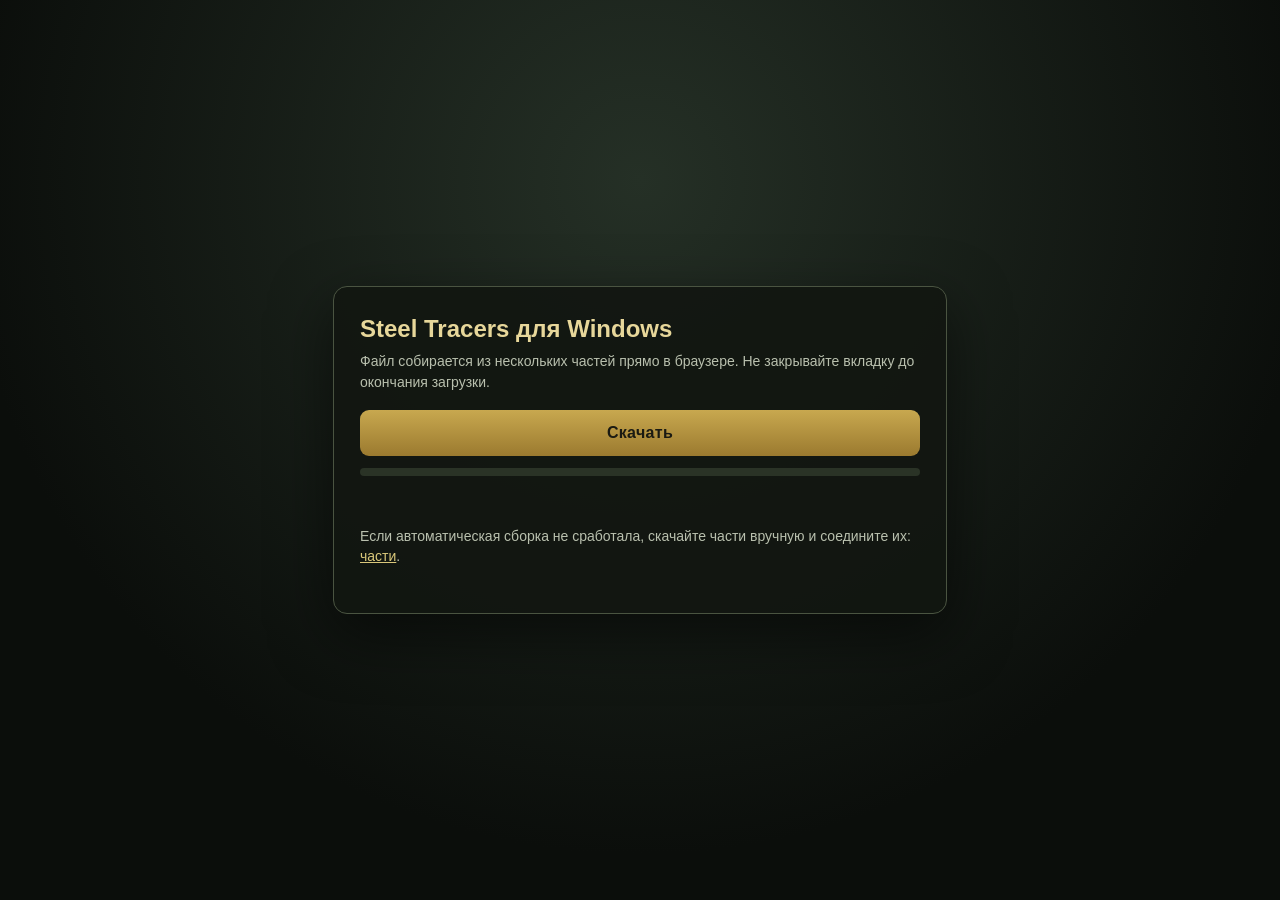
<file: downloads/download.html>
<!DOCTYPE html>
<html lang="ru">
<head>
  <meta charset="utf-8">
  <meta name="viewport" content="width=device-width, initial-scale=1">
  <title>Загрузка Steel Tracers</title>
  <style>
    :root { color-scheme: dark; }
    body {
      margin: 0; min-height: 100vh; display: flex; align-items: center; justify-content: center;
      background: radial-gradient(circle at 50% 20%, #253026, #0b0e0b 70%);
      color: #e8e4d4; font-family: "Segoe UI", Roboto, sans-serif;
    }
    .card {
      width: min(560px, calc(100vw - 32px)); padding: 28px 26px;
      background: rgba(18, 22, 17, 0.92); border: 1px solid #4a5441;
      border-radius: 14px; box-shadow: 0 20px 60px rgba(0,0,0,.55);
    }
    h1 { margin: 0 0 8px; font-size: 24px; color: #e7d79a; }
    p { margin: 0 0 18px; line-height: 1.45; color: #b9c0ae; font-size: 14px; }
    button {
      width: 100%; padding: 14px 18px; border: 0; border-radius: 9px; cursor: pointer;
      background: linear-gradient(#c8a84f, #9b7a2f); color: #1a1a12;
      font-weight: 700; font-size: 16px; letter-spacing: .02em;
    }
    button:disabled { opacity: .55; cursor: default; }
    .status { margin-top: 14px; font-size: 13px; color: #9fb08f; min-height: 20px; }
    .bar { margin-top: 12px; height: 8px; background: #2a3326; border-radius: 6px; overflow: hidden; }
    .bar > i { display: block; height: 100%; width: 0; background: linear-gradient(90deg, #8fae5b, #d6c56d); transition: width .2s; }
    a { color: #d9c77a; }
  </style>
</head>
<body>
  <main class="card">
    <h1 id="title">Загрузка Steel Tracers</h1>
    <p id="hint">Файл собирается из нескольких частей прямо в браузере. Не закрывайте вкладку до окончания загрузки.</p>
    <button id="start">Скачать</button>
    <div class="bar"><i id="bar"></i></div>
    <div class="status" id="status"></div>
    <p style="margin-top:16px">Если автоматическая сборка не сработала, скачайте части вручную и соедините их: <a id="manual" href="#">части</a>.</p>
  </main>
  <script>
    const params = new URLSearchParams(location.search);
    const isAndroid = params.get('file') === 'android';
    const name = isAndroid ? 'SteelTracers-Android.apk' : 'SteelTracers-Windows.zip';
    const count = isAndroid ? 3 : 4;
    const base = 'parts/';
    const parts = Array.from({ length: count }, (_, i) => base + name + '.part' + (i + 1));
    const title = document.getElementById('title');
    const hint = document.getElementById('hint');
    const button = document.getElementById('start');
    const status = document.getElementById('status');
    const bar = document.getElementById('bar');
    const manual = document.getElementById('manual');

    title.textContent = isAndroid ? 'Steel Tracers для Android' : 'Steel Tracers для Windows';
    manual.href = parts[0];
    manual.addEventListener('click', (e) => { e.preventDefault(); showParts(); });

    function showParts() {
      status.innerHTML = '';
      parts.forEach((p, i) => {
        const a = document.createElement('a');
        a.href = p;
        a.download = name + '.part' + (i + 1);
        a.textContent = 'часть ' + (i + 1);
        status.appendChild(a);
        if (i + 1 < parts.length) status.appendChild(document.createTextNode(' · '));
      });
    }

    function setProgress(done, total, text) {
      const pct = total > 0 ? Math.min(100, Math.round(done / total * 100)) : 0;
      bar.style.width = pct + '%';
      status.textContent = text + ' (' + pct + '%)';
    }

    async function streamToDisk() {
      if (!window.showSaveFilePicker) return false;
      let handle;
      try {
        handle = await showSaveFilePicker({ suggestedName: name });
      } catch (e) {
        if (e && e.name === 'AbortError') return true;
        return false;
      }
      const writable = await handle.createWritable();
      let total = 0;
      for (let i = 0; i < parts.length; i++) {
        const response = await fetch(parts[i], { cache: 'no-store' });
        if (!response.ok) throw new Error('Не удалось скачать часть ' + (i + 1));
        const size = Number(response.headers.get('content-length') || 0);
        await response.body.pipeTo(writable, { preventClose: true });
        total += size;
        setProgress(i + 1, parts.length, 'Записано частей: ' + (i + 1) + ' из ' + parts.length);
      }
      await writable.close();
      return true;
    }

    async function assembleInMemory() {
      const blobs = [];
      for (let i = 0; i < parts.length; i++) {
        setProgress(i, parts.length, 'Скачивание части ' + (i + 1) + ' из ' + parts.length);
        const response = await fetch(parts[i], { cache: 'no-store' });
        if (!response.ok) throw new Error('Не удалось скачать часть ' + (i + 1));
        blobs.push(await response.blob());
        setProgress(i + 1, parts.length, 'Скачано частей: ' + (i + 1) + ' из ' + parts.length);
      }
      const blob = new Blob(blobs, { type: 'application/octet-stream' });
      const url = URL.createObjectURL(blob);
      const a = document.createElement('a');
      a.href = url;
      a.download = name;
      document.body.appendChild(a);
      a.click();
      a.remove();
      setTimeout(() => URL.revokeObjectURL(url), 60000);
    }

    async function start() {
      button.disabled = true;
      status.textContent = 'Подготовка…';
      try {
        const streamed = await streamToDisk();
        if (!streamed) await assembleInMemory();
        status.textContent = 'Готово. Файл сохранён.';
        bar.style.width = '100%';
      } catch (e) {
        status.textContent = 'Ошибка: ' + (e && e.message ? e.message : e) + '. Попробуйте скачать части вручную.';
        showParts();
      } finally {
        button.disabled = false;
        button.textContent = 'Скачать ещё раз';
      }
    }

    button.addEventListener('click', start);
  </script>
</body>
</html>
</file>
<file: assets/css/style.css>
@import url('https://fonts.googleapis.com/css2?family=Barlow+Condensed:wght@500;600;700;800&family=Inter:wght@400;500;600;700&display=swap');

:root {
  --bg: #0a0c0b;
  --bg-2: #101310;
  --panel: #141814;
  --panel-2: #191e18;
  --steel: #232923;
  --line: rgba(226, 225, 209, 0.12);
  --line-strong: rgba(226, 225, 209, 0.24);
  --text: #ede9dc;
  --muted: #9b9f92;
  --dim: #6c7168;
  --amber: #e6a13c;
  --amber-2: #f4c267;
  --olive: #8fa267;
  --red: #c9503d;
  --green: #6f9c5e;
  --font-display: 'Barlow Condensed', 'Arial Narrow', Impact, sans-serif;
  --font-body: 'Inter', 'Segoe UI', system-ui, sans-serif;
  --radius: 3px;
  --max: 1280px;
  --shadow: 0 24px 80px rgba(0, 0, 0, 0.48);
}

* { box-sizing: border-box; }

html { scroll-behavior: smooth; }

body {
  margin: 0;
  background:
    radial-gradient(1200px 600px at 80% -10%, rgba(230, 161, 60, 0.06), transparent 60%),
    radial-gradient(900px 500px at 0% 30%, rgba(143, 162, 103, 0.05), transparent 60%),
    var(--bg);
  color: var(--text);
  font-family: var(--font-body);
  font-size: 16px;
  line-height: 1.6;
  -webkit-font-smoothing: antialiased;
  overflow-x: hidden;
}

::selection { background: var(--amber); color: #10120d; }

img { max-width: 100%; display: block; }
a { color: inherit; text-decoration: none; }
button, input, select { font: inherit; }
button { cursor: pointer; }

.sr-only {
  position: absolute; width: 1px; height: 1px; padding: 0; margin: -1px;
  overflow: hidden; clip: rect(0 0 0 0); white-space: nowrap; border: 0;
}

.noise {
  position: fixed; inset: 0; pointer-events: none; z-index: 100; opacity: 0.05;
  background-image: url("data:image/svg+xml,%3Csvg viewBox='0 0 220 220' xmlns='http://www.w3.org/2000/svg'%3E%3Cfilter id='n'%3E%3CfeTurbulence type='fractalNoise' baseFrequency='.85' numOctaves='3' stitchTiles='stitch'/%3E%3C/filter%3E%3Crect width='100%25' height='100%25' filter='url(%23n)' opacity='.55'/%3E%3C/svg%3E");
  mix-blend-mode: soft-light;
}

/* ---------- Gate ---------- */
body.gate-locked { overflow: hidden; }
.gate {
  position: fixed; inset: 0; z-index: 200; display: grid; place-items: center;
  padding: 24px; background:
    radial-gradient(ellipse at 50% 35%, rgba(230,161,60,.12), transparent 55%),
    #070908;
}
.gate[hidden] { display: none; }
.gate-card {
  width: min(430px, 100%); padding: clamp(26px, 5vw, 44px);
  background: linear-gradient(155deg, #171c15, #0d100d);
  border: 1px solid var(--line-strong); box-shadow: 0 30px 100px rgba(0,0,0,.65);
  text-align: center;
}
.gate-mark { width: 56px; height: 56px; margin: 0 auto 18px; }
.gate-mark svg { width: 100%; height: 100%; fill: var(--text); }
.gate-mark .turret { fill: var(--amber); }
.gate-mark .barrel { fill: var(--text); }
.gate-kicker { display: block; font-size: 10px; letter-spacing: .24em; text-transform: uppercase; color: var(--amber); margin-bottom: 8px; }
.gate-card h2 { margin: 0 0 10px; font-family: var(--font-display); font-size: 42px; letter-spacing: .04em; line-height: 1; }
.gate-card p { margin: 0 0 20px; color: var(--muted); font-size: 13px; }
.gate form { display: flex; gap: 8px; }
.gate input {
  flex: 1; min-width: 0; height: 48px; border: 1px solid var(--line-strong);
  background: #0a0d0a; color: var(--text); padding: 0 14px; text-align: center;
  font-family: var(--font-display); font-size: 24px; letter-spacing: .3em;
  text-transform: uppercase; outline: none;
}
.gate input:focus { border-color: var(--amber); }
.gate button {
  height: 48px; padding: 0 22px; border: 1px solid var(--amber);
  background: var(--amber); color: #15170f; font-size: 12px; font-weight: 800;
  letter-spacing: .1em; text-transform: uppercase;
}
.gate button:hover { background: var(--amber-2); }
.gate-error { min-height: 18px; margin: 12px 0 0 !important; color: var(--red) !important; font-size: 12px !important; }
.gate-note { margin: 6px 0 0 !important; color: var(--dim) !important; font-size: 11px !important; }

/* ---------- Header ---------- */
.site-header {
  position: fixed; top: 0; left: 0; right: 0; z-index: 50;
  display: flex; align-items: center; gap: 34px;
  height: 76px; padding: 0 clamp(18px, 4vw, 54px);
  border-bottom: 1px solid transparent;
  transition: background .25s ease, border-color .25s ease, height .25s ease;
}
.site-header.is-scrolled {
  height: 64px;
  background: rgba(10, 12, 11, 0.86);
  backdrop-filter: blur(14px);
  border-bottom-color: var(--line);
}
.brand {
  display: flex; align-items: center; gap: 12px;
  font-family: var(--font-display); font-weight: 800; font-size: 22px;
  letter-spacing: 0.06em; line-height: 1; white-space: nowrap;
}
.brand span span { color: var(--amber); }
.brand-mark { width: 38px; height: 38px; fill: var(--text); }
.brand-mark .turret { fill: var(--amber); }
.brand-mark .barrel { fill: var(--text); }
.site-nav { display: flex; align-items: center; gap: 28px; margin-left: auto; }
.site-nav a {
  position: relative; font-size: 13px; font-weight: 600; letter-spacing: 0.09em;
  text-transform: uppercase; color: var(--muted); padding: 8px 0;
}
.site-nav a::after {
  content: ''; position: absolute; left: 0; right: 100%; bottom: 0; height: 1px;
  background: var(--amber); transition: right .2s ease;
}
.site-nav a:hover { color: var(--text); }
.site-nav a:hover::after { right: 0; }
.header-cta { margin-left: 4px; }
.nav-toggle { display: none; background: none; border: 0; padding: 8px; }
.nav-toggle span { display: block; width: 22px; height: 2px; background: var(--text); margin: 4px 0; transition: transform .2s ease, opacity .2s ease; }

/* ---------- Buttons ---------- */
.btn {
  display: inline-flex; align-items: center; justify-content: center; gap: 10px;
  min-height: 46px; padding: 0 22px; border: 1px solid var(--line-strong);
  border-radius: var(--radius); font-size: 13px; font-weight: 700;
  letter-spacing: 0.08em; text-transform: uppercase;
  transition: transform .18s ease, background .18s ease, border-color .18s ease, color .18s ease, box-shadow .18s ease;
}
.btn svg { width: 18px; height: 18px; fill: none; stroke: currentColor; stroke-width: 1.8; stroke-linecap: round; stroke-linejoin: round; }
.btn-small { min-height: 38px; padding: 0 16px; font-size: 12px; }
.btn-large { min-height: 54px; padding: 0 30px; font-size: 14px; }
.btn-amber { background: var(--amber); border-color: var(--amber); color: #15170f; box-shadow: 0 10px 30px rgba(230, 161, 60, 0.18); }
.btn-amber:hover { background: var(--amber-2); border-color: var(--amber-2); transform: translateY(-2px); box-shadow: 0 16px 38px rgba(230, 161, 60, 0.26); }
.btn-ghost { background: rgba(20, 24, 20, 0.55); color: var(--text); backdrop-filter: blur(8px); }
.btn.is-disabled { opacity: .55; cursor: not-allowed; pointer-events: none; filter: grayscale(.45); }
.btn-ghost:hover { border-color: var(--amber); color: var(--amber-2); transform: translateY(-2px); }

/* ---------- Hero ---------- */
.hero {
  position: relative; min-height: 96vh; display: flex; align-items: center;
  padding: 130px clamp(18px, 5vw, 80px) 80px; overflow: hidden;
  border-bottom: 1px solid var(--line);
}
.hero-bg {
  position: absolute; inset: 0;
  background:
    radial-gradient(ellipse at 72% 44%, rgba(230, 161, 60, 0.13), transparent 44%),
    radial-gradient(ellipse at 28% 30%, rgba(143, 162, 103, 0.09), transparent 52%),
    linear-gradient(135deg, #151b15 0%, #0b0e0c 56%, #070908 100%);
}
.hero-shade {
  position: absolute; inset: 0; z-index: 1;
  background:
    linear-gradient(90deg, rgba(7, 9, 8, 0.88) 0%, rgba(7, 9, 8, 0.58) 42%, rgba(7, 9, 8, 0.1) 72%, rgba(7, 9, 8, 0.55) 100%),
    linear-gradient(0deg, var(--bg) 0%, rgba(10, 12, 11, 0.05) 30%, rgba(10, 12, 11, 0.45) 100%);
}
.hero-tank {
  position: absolute; z-index: 1; right: 2vw; bottom: 3vh;
  width: min(54vw, 820px); pointer-events: none;
  filter: drop-shadow(0 34px 44px rgba(0, 0, 0, 0.62));
}
.hero-tank img {
  width: 100%; height: auto;
  mask-image: linear-gradient(to top, transparent 0, black 14%, black 100%);
  -webkit-mask-image: linear-gradient(to top, transparent 0, black 14%, black 100%);
  opacity: 0.96;
}
.hero::before {
  content: ''; position: absolute; inset: 0; pointer-events: none;
  background-image: linear-gradient(rgba(255,255,255,.028) 1px, transparent 1px), linear-gradient(90deg, rgba(255,255,255,.028) 1px, transparent 1px);
  background-size: 64px 64px; mask-image: linear-gradient(to bottom, black, transparent 75%);
}
.hero-content { position: relative; z-index: 2; max-width: 800px; }
.eyebrow {
  display: flex; align-items: center; gap: 12px; margin-bottom: 20px;
  font-size: 12px; font-weight: 700; letter-spacing: 0.2em; text-transform: uppercase; color: var(--amber-2);
}
.eyebrow-line { width: 42px; height: 1px; background: var(--amber); }
.hero h1 {
  margin: 0; font-family: var(--font-display); font-weight: 800;
  font-size: clamp(76px, 12.5vw, 176px); line-height: 0.82;
  letter-spacing: -0.015em; text-transform: uppercase;
  text-shadow: 0 20px 70px rgba(0, 0, 0, 0.5);
}
.hero h1 em { font-style: normal; color: var(--amber); }
.hero-lead {
  max-width: 590px; margin: 26px 0 34px; color: #c9c8bc;
  font-size: clamp(15px, 1.35vw, 18px); line-height: 1.65;
}
.hero-actions { display: flex; flex-wrap: wrap; gap: 12px; }
.hero-meta {
  display: flex; flex-wrap: wrap; gap: clamp(24px, 5vw, 62px);
  margin-top: 58px; padding-top: 22px; border-top: 1px solid var(--line-strong);
  max-width: 650px;
}
.hero-meta div { display: flex; flex-direction: column; gap: 2px; }
.hero-meta strong { font-family: var(--font-display); font-size: 28px; line-height: 1; letter-spacing: 0.02em; }
.hero-meta span { font-size: 11px; letter-spacing: 0.12em; text-transform: uppercase; color: var(--dim); }
.hero-version {
  position: absolute; right: clamp(18px, 4vw, 54px); bottom: 34px; z-index: 2;
  display: flex; align-items: center; gap: 8px;
  font-size: 10px; letter-spacing: 0.18em; text-transform: uppercase; color: var(--muted);
}
.hero-version b { color: var(--text); }
.pulse { width: 7px; height: 7px; border-radius: 50%; background: var(--green); box-shadow: 0 0 0 0 rgba(111,156,94,.7); animation: pulse 2s infinite; }
@keyframes pulse { 70% { box-shadow: 0 0 0 8px rgba(111,156,94,0); } 100% { box-shadow: 0 0 0 0 rgba(111,156,94,0); } }
.scroll-hint { position: absolute; left: 50%; bottom: 26px; z-index: 2; width: 24px; height: 38px; border: 1px solid var(--line-strong); border-radius: 12px; transform: translateX(-50%); }
.scroll-hint span { position: absolute; left: 50%; top: 8px; width: 2px; height: 8px; background: var(--amber); transform: translateX(-50%); animation: scroll 1.8s infinite; }
@keyframes scroll { 0% { opacity: 0; transform: translate(-50%, 0); } 40% { opacity: 1; } 100% { opacity: 0; transform: translate(-50%, 12px); } }

/* ---------- Sections ---------- */
.section { max-width: var(--max); margin: 0 auto; padding: clamp(70px, 9vw, 130px) clamp(18px, 4vw, 40px); }
.section-head { max-width: 720px; margin-bottom: clamp(36px, 5vw, 62px); }
.section-head-row { display: flex; align-items: flex-end; justify-content: space-between; gap: 30px; max-width: none; }
.section-kicker {
  display: inline-block; margin-bottom: 14px; font-size: 11px; font-weight: 700;
  letter-spacing: 0.2em; text-transform: uppercase; color: var(--amber);
}
.section-head h2 { margin: 0 0 14px; font-family: var(--font-display); font-size: clamp(38px, 5.6vw, 70px); line-height: 0.95; text-transform: uppercase; letter-spacing: 0.01em; }
.section-head p { margin: 0; color: var(--muted); font-size: 15px; max-width: 650px; }
.tank-count { display: flex; align-items: baseline; gap: 10px; padding-bottom: 8px; white-space: nowrap; }
.tank-count strong { font-family: var(--font-display); font-size: 54px; line-height: 1; color: var(--amber); }
.tank-count span { font-size: 11px; letter-spacing: 0.14em; text-transform: uppercase; color: var(--dim); }

/* ---------- Features ---------- */
.features { display: grid; grid-template-columns: repeat(3, 1fr); gap: 1px; background: var(--line); border: 1px solid var(--line); }
.feature { position: relative; background: var(--bg-2); padding: clamp(24px, 3vw, 38px); min-height: 230px; transition: background .2s ease; }
.feature:hover { background: var(--panel-2); }
.feature::after { content: ''; position: absolute; left: 0; top: 0; width: 0; height: 2px; background: var(--amber); transition: width .3s ease; }
.feature:hover::after { width: 100%; }
.feature-icon { width: 42px; height: 42px; display: grid; place-items: center; margin-bottom: 22px; border: 1px solid var(--line-strong); color: var(--amber); }
.feature-icon svg { width: 23px; height: 23px; fill: none; stroke: currentColor; stroke-width: 1.5; stroke-linecap: round; stroke-linejoin: round; }
.feature h3 { margin: 0 0 10px; font-family: var(--font-display); font-size: 24px; text-transform: uppercase; letter-spacing: 0.02em; }
.feature p { margin: 0; color: var(--muted); font-size: 14px; line-height: 1.65; }

/* ---------- Media strip ---------- */
.media-strip { display: grid; grid-template-columns: repeat(3, 1fr); gap: 1px; background: var(--line); border-top: 1px solid var(--line); border-bottom: 1px solid var(--line); }
.shot { position: relative; margin: 0; overflow: hidden; background: #0f1210; min-height: 300px; }
.shot img { width: 100%; height: 100%; object-fit: cover; filter: saturate(0.8) contrast(1.06); transition: transform .8s cubic-bezier(.2,.7,.2,1), filter .4s ease; }
.shot:hover img { transform: scale(1.04); filter: saturate(1) contrast(1.08); }
.shot::after { content: ''; position: absolute; inset: 0; background: linear-gradient(0deg, rgba(5,7,6,.82), transparent 52%); pointer-events: none; }
.shot figcaption { position: absolute; z-index: 2; left: 20px; right: 20px; bottom: 16px; display: flex; gap: 10px; align-items: center; font-size: 12px; letter-spacing: .08em; text-transform: uppercase; color: #d4d2c7; }
.shot figcaption span { color: var(--amber); font-weight: 700; }

/* ---------- Tanks ---------- */
.tanks-section { padding-top: clamp(60px, 7vw, 100px); }
.tank-toolbar { display: flex; flex-wrap: wrap; gap: 16px; align-items: center; justify-content: space-between; margin-bottom: 26px; padding-bottom: 18px; border-bottom: 1px solid var(--line); }
.tabs { display: flex; gap: 4px; background: rgba(255,255,255,.025); border: 1px solid var(--line); padding: 4px; }
.tab { border: 0; background: transparent; color: var(--muted); padding: 9px 18px; font-size: 12px; font-weight: 700; letter-spacing: .08em; text-transform: uppercase; transition: background .18s ease, color .18s ease; }
.tab:hover { color: var(--text); }
.tab.is-active { background: var(--amber); color: #15170f; }
.toolbar-right { display: flex; gap: 10px; flex-wrap: wrap; }
.search { display: flex; align-items: center; gap: 8px; border: 1px solid var(--line); background: var(--bg-2); padding: 0 12px; min-height: 40px; }
.search svg { width: 16px; height: 16px; fill: none; stroke: var(--dim); stroke-width: 1.8; }
.search input { width: 210px; border: 0; outline: 0; background: transparent; color: var(--text); font-size: 13px; }
.search input::placeholder { color: var(--dim); }
.select-wrap { position: relative; }
.select-wrap select { min-height: 40px; border: 1px solid var(--line); background: var(--bg-2); color: var(--text); padding: 0 34px 0 12px; font-size: 13px; appearance: none; outline: 0; }
.select-wrap::after { content: '▾'; position: absolute; right: 12px; top: 50%; transform: translateY(-50%); color: var(--dim); pointer-events: none; font-size: 11px; }

.tank-grid { display: grid; grid-template-columns: repeat(4, 1fr); gap: 14px; }
.tank-card {
  position: relative; border: 1px solid var(--line); background: var(--panel);
  cursor: pointer; text-align: left; padding: 0; overflow: hidden;
  transition: transform .2s ease, border-color .2s ease, background .2s ease;
  animation: cardIn .35s ease both;
}
@keyframes cardIn { from { opacity: 0; transform: translateY(8px); } to { opacity: 1; transform: none; } }
.tank-card:hover { transform: translateY(-4px); border-color: rgba(230,161,60,.55); background: var(--panel-2); }
.tank-card::before { content: ''; position: absolute; left: 0; top: 0; bottom: 0; width: 2px; background: var(--dim); opacity: .8; }
.tank-card[data-nation="ussr"]::before { background: var(--red); }
.tank-card[data-nation="germany"]::before { background: var(--olive); }
.tank-card-img { display: block; position: relative; aspect-ratio: 16 / 10.4; overflow: hidden; background: linear-gradient(160deg, #29342e, #111512); }
.tank-card-img img { width: 100%; height: 100%; object-fit: cover; filter: saturate(.78) contrast(1.05); transition: transform .5s ease, filter .3s ease; }
.tank-card:hover .tank-card-img img { transform: scale(1.05); filter: saturate(1) contrast(1.06); }
.tank-card-img::after { content: ''; position: absolute; inset: 0; background: linear-gradient(0deg, rgba(10,12,11,.86), transparent 54%); }
.br-badge { position: absolute; z-index: 2; top: 10px; right: 10px; padding: 4px 8px; background: rgba(8,10,8,.78); border: 1px solid var(--line-strong); font-family: var(--font-display); font-size: 17px; line-height: 1; color: var(--amber-2); }
.nation-tag { position: absolute; z-index: 2; left: 10px; top: 10px; font-size: 9px; letter-spacing: .14em; text-transform: uppercase; padding: 4px 7px; background: rgba(8,10,8,.72); color: #c8c6ba; border: 1px solid rgba(255,255,255,.08); }
.tank-card-body { display: block; padding: 12px 14px 14px; }
.tank-card-class { display: block; font-size: 10px; letter-spacing: .12em; text-transform: uppercase; color: var(--dim); }
.tank-card-name { display: block; margin: 3px 0 10px; font-family: var(--font-display); font-size: 24px; line-height: 1; letter-spacing: .01em; text-transform: uppercase; color: var(--text); }
.tank-card-stats { display: flex; gap: 12px; border-top: 1px solid var(--line); padding-top: 9px; }
.tank-card-stats span { display: flex; flex-direction: column; font-size: 9px; letter-spacing: .1em; text-transform: uppercase; color: var(--dim); }
.tank-card-stats b { font-family: var(--font-display); font-size: 15px; font-weight: 600; color: var(--text); letter-spacing: .02em; }
.tank-empty { padding: 50px 0; text-align: center; color: var(--dim); }

/* ---------- Records ---------- */
.records-section { padding-top: clamp(50px, 6vw, 90px); }
.records-wrap { border: 1px solid var(--line); background: var(--panel); overflow-x: auto; }
.records-table { width: 100%; border-collapse: collapse; min-width: 700px; }
.records-table th {
  text-align: left; padding: 13px 18px; font-size: 10px; letter-spacing: .16em;
  text-transform: uppercase; color: var(--dim); background: rgba(255,255,255,.025);
  border-bottom: 1px solid var(--line-strong); font-weight: 600;
}
.records-table td { padding: 12px 18px; border-bottom: 1px solid var(--line); vertical-align: middle; }
.records-table tr:last-child td { border-bottom: 0; }
.records-table tbody tr { transition: background .18s ease; }
.records-table tbody tr:hover { background: rgba(230,161,60,.05); }
.record-category { font-size: 11px; letter-spacing: .12em; text-transform: uppercase; color: var(--muted); white-space: nowrap; }
.record-tank { display: flex; align-items: center; gap: 12px; }
.record-tank img { width: 52px; height: 36px; object-fit: cover; border: 1px solid var(--line); background: #111; }
.record-tank b { font-family: var(--font-display); font-size: 19px; letter-spacing: .02em; text-transform: uppercase; }
.record-nation { font-size: 12px; color: var(--muted); white-space: nowrap; }
.record-value { font-family: var(--font-display); font-size: 22px; color: var(--amber-2); white-space: nowrap; }
.record-value span { font-family: var(--font-body); font-size: 11px; color: var(--dim); margin-left: 4px; }

/* ---------- Download ---------- */
.download-section { padding-top: 20px; }
.download-panel {
  display: grid; grid-template-columns: 1.2fr .8fr; gap: 1px;
  background: var(--line); border: 1px solid var(--line-strong);
  box-shadow: var(--shadow);
}
.download-copy { background: linear-gradient(145deg, #151a14, #0d100d); padding: clamp(30px, 5vw, 64px); }
.download-copy h2 { margin: 0 0 14px; font-family: var(--font-display); font-size: clamp(52px, 7vw, 94px); line-height: .86; text-transform: uppercase; }
.download-copy p { color: var(--muted); max-width: 560px; }
.download-copy code { color: var(--amber-2); background: rgba(230,161,60,.08); padding: 1px 5px; border: 1px solid rgba(230,161,60,.18); font-size: 13px; }
.download-meta { display: grid; grid-template-columns: repeat(2, minmax(0, 1fr)); gap: 1px; background: var(--line); margin: 28px 0; border: 1px solid var(--line); }
.download-meta div { background: rgba(255,255,255,.02); padding: 12px 14px; display: flex; flex-direction: column; gap: 2px; }
.download-meta span { font-size: 9px; letter-spacing: .14em; text-transform: uppercase; color: var(--dim); }
.download-meta strong { font-size: 13px; font-weight: 600; }
.download-btn { width: 100%; }
.download-note { margin: 14px 0 0; font-size: 12px; color: var(--dim); }
.download-art { position: relative; background: #0b0d0a; overflow: hidden; min-height: 390px; display: grid; place-items: center; }
.download-art::before { content: ''; position: absolute; inset: 0; background: radial-gradient(circle at 60% 40%, rgba(230,161,60,.14), transparent 58%); }
.hazard { position: absolute; left: -10%; right: -10%; top: 0; height: 12px; background: repeating-linear-gradient(45deg, var(--amber) 0 12px, #1a1d16 12px 24px); opacity: .7; }
.download-tank { width: 78%; fill: #38402f; stroke: rgba(230,161,60,.45); stroke-width: 1.2; position: relative; z-index: 1; filter: drop-shadow(0 18px 30px rgba(0,0,0,.55)); }
.download-tank circle { fill: #1a1e17; stroke: var(--amber); stroke-width: 2; }
.download-stamp { position: absolute; right: 22px; bottom: 20px; z-index: 2; text-align: right; font-family: var(--font-display); font-size: 28px; line-height: .9; color: var(--amber); border: 2px solid rgba(230,161,60,.4); padding: 9px 12px; transform: rotate(-3deg); }
.download-stamp span { font-size: 8px; letter-spacing: .18em; color: var(--muted); }

/* ---------- Platform switch / Mac guide ---------- */
.platform-switch {
  display: flex; flex-wrap: wrap; gap: 1px; margin: 0 0 18px;
  background: var(--line); border: 1px solid var(--line-strong);
}
.platform-tab {
  flex: 1 1 140px; padding: 14px 20px; text-align: center;
  font-family: var(--font-display); font-size: 18px; letter-spacing: .08em;
  text-transform: uppercase; color: var(--muted); background: rgba(255,255,255,.02);
  transition: background .18s ease, color .18s ease;
}
.platform-tab:hover { color: var(--text); background: rgba(230,161,60,.07); }
.platform-tab.is-active { color: #15170f; background: var(--amber); }

.mac-guide {
  margin-top: 24px; padding: clamp(24px, 4vw, 44px);
  border: 1px solid var(--line-strong);
  background: linear-gradient(145deg, #12160f, #0b0e0b);
}
.mac-guide-head h3 {
  margin: 6px 0 10px; font-family: var(--font-display);
  font-size: clamp(30px, 4vw, 54px); line-height: .95; text-transform: uppercase;
}
.mac-guide-head p { margin: 0 0 24px; max-width: 760px; color: var(--muted); }
.mac-steps {
  counter-reset: macstep; list-style: none; margin: 0; padding: 0;
  display: grid; gap: 1px; background: var(--line); border: 1px solid var(--line);
}
.mac-steps li {
  counter-increment: macstep; position: relative;
  padding: 18px 20px 18px 66px; background: rgba(255,255,255,.02);
  color: var(--muted); font-size: 14px; line-height: 1.65;
}
.mac-steps li::before {
  content: counter(macstep); position: absolute; left: 18px; top: 16px;
  width: 30px; height: 30px; display: grid; place-items: center;
  border: 1px solid rgba(230,161,60,.45); color: var(--amber);
  font-family: var(--font-display); font-size: 16px;
}
.mac-steps b {
  display: block; margin-bottom: 3px; color: var(--text);
  font-family: var(--font-display); font-size: 18px;
  letter-spacing: .02em; text-transform: uppercase;
}
.mac-steps code, .mac-guide code, .mac-faq code {
  color: var(--amber-2); background: rgba(230,161,60,.08);
  padding: 1px 5px; border: 1px solid rgba(230,161,60,.18); font-size: 12px;
}
.mac-faq {
  margin-top: 18px; border: 1px solid var(--line);
  background: rgba(255,255,255,.02);
}
.mac-faq summary {
  cursor: pointer; padding: 14px 18px; color: var(--amber);
  font-family: var(--font-display); font-size: 20px; text-transform: uppercase;
}
.mac-faq ul {
  display: grid; gap: 8px; margin: 0; padding: 0 18px 18px 38px;
  color: var(--muted); font-size: 14px; line-height: 1.7;
}
.mac-security { margin-top: 18px; padding-top: 14px; border-top: 1px solid var(--line); }
.hash { word-break: break-all; }

@media (max-width: 720px) {
  .mac-steps li { padding: 16px 16px 16px 54px; }
  .mac-steps li::before { left: 14px; top: 14px; }
}

/* ---------- Timeline ---------- */
.timeline { list-style: none; margin: 0; padding: 0; border-top: 1px solid var(--line); }
.timeline li { display: grid; grid-template-columns: 190px 1fr; gap: 30px; padding: 28px 0; border-bottom: 1px solid var(--line); }
.timeline-date { font-family: var(--font-display); font-size: 19px; color: var(--amber); letter-spacing: .04em; }
.timeline-body h3 { margin: 0 0 8px; font-family: var(--font-display); font-size: 28px; text-transform: uppercase; letter-spacing: .02em; }
.timeline-body ul { margin: 0; padding-left: 18px; color: var(--muted); font-size: 14px; }
.timeline-body li { display: list-item; padding: 0; border: 0; font-size: 14px; }

/* ---------- Footer ---------- */
.site-footer { max-width: var(--max); margin: 0 auto; padding: 44px clamp(18px, 4vw, 40px) 34px; border-top: 1px solid var(--line); display: flex; flex-wrap: wrap; gap: 30px; align-items: flex-start; }
.footer-brand { flex: 1 1 300px; }
.brand-mark-text { font-family: var(--font-display); font-size: 26px; font-weight: 800; letter-spacing: .08em; }
.footer-brand p { margin: 6px 0 0; color: var(--dim); font-size: 13px; max-width: 380px; }
.footer-links { display: flex; gap: 24px; flex-wrap: wrap; font-size: 12px; letter-spacing: .08em; text-transform: uppercase; color: var(--muted); }
.footer-links a:hover { color: var(--amber); }
.footer-copy { flex-basis: 100%; margin: 8px 0 0; padding-top: 20px; border-top: 1px solid var(--line); color: var(--dim); font-size: 11px; }

/* ---------- Modal ---------- */
.tank-modal {
  width: min(940px, calc(100vw - 32px)); max-height: calc(100vh - 40px);
  padding: 0; border: 1px solid var(--line-strong); background: var(--bg-2);
  color: var(--text); box-shadow: var(--shadow); overflow: auto;
}
.tank-modal::backdrop { background: rgba(4, 6, 5, 0.82); backdrop-filter: blur(5px); }
.modal-close {
  position: sticky; float: right; top: 12px; right: 12px; z-index: 3;
  width: 38px; height: 38px; border: 1px solid var(--line-strong);
  background: rgba(8,10,8,.8); color: var(--text); font-size: 24px; line-height: 1;
}
.modal-close:hover { border-color: var(--amber); color: var(--amber); }
.modal-hero { position: relative; aspect-ratio: 16 / 7.4; background: #111; overflow: hidden; border-bottom: 1px solid var(--line); }
.modal-hero img { width: 100%; height: 100%; object-fit: cover; }
.modal-hero::after { content: ''; position: absolute; inset: 0; background: linear-gradient(0deg, var(--bg-2), transparent 62%); }
.modal-head { position: relative; z-index: 2; padding: 0 clamp(22px, 4vw, 44px) 24px; margin-top: -50px; }
.modal-kicker { font-size: 11px; letter-spacing: .16em; text-transform: uppercase; color: var(--amber); }
.modal-head h2 { margin: 4px 0 6px; font-family: var(--font-display); font-size: clamp(38px, 5vw, 62px); line-height: .95; text-transform: uppercase; }
.modal-head p { margin: 0; color: var(--muted); font-size: 14px; }
.modal-body { padding: 0 clamp(22px, 4vw, 44px) 38px; }
.modal-stats { display: grid; grid-template-columns: repeat(4, 1fr); gap: 1px; background: var(--line); border: 1px solid var(--line); margin: 18px 0 26px; }
.modal-stats div { background: rgba(255,255,255,.02); padding: 11px 13px; display: flex; flex-direction: column; }
.modal-stats span { font-size: 9px; letter-spacing: .13em; text-transform: uppercase; color: var(--dim); }
.modal-stats strong { font-family: var(--font-display); font-size: 22px; line-height: 1.1; }
.modal-columns { display: grid; grid-template-columns: 1fr 1fr; gap: 28px; }
.modal-columns h3 { margin: 0 0 10px; font-family: var(--font-display); font-size: 20px; text-transform: uppercase; letter-spacing: .04em; color: var(--amber-2); }
.spec-list { list-style: none; margin: 0; padding: 0; border-top: 1px solid var(--line); }
.spec-list li { display: flex; justify-content: space-between; gap: 14px; padding: 7px 0; border-bottom: 1px solid var(--line); font-size: 13px; color: var(--muted); }
.spec-list b { color: var(--text); font-weight: 600; text-align: right; }
.shell-row { display: grid; grid-template-columns: 1fr auto auto; gap: 8px; padding: 7px 0; border-bottom: 1px solid var(--line); font-size: 12px; color: var(--muted); }
.shell-row b { color: var(--text); font-weight: 600; }
.modal-desc { margin: 26px 0 0; padding-top: 18px; border-top: 1px solid var(--line); color: var(--muted); font-size: 14px; line-height: 1.7; }

/* ---------- Responsive ---------- */
@media (max-width: 1050px) {
  .features { grid-template-columns: repeat(2, 1fr); }
  .tank-grid { grid-template-columns: repeat(3, 1fr); }
  .media-strip { grid-template-columns: 1fr 1fr; }
  .shot-wide { grid-column: span 2; }
  .download-panel { grid-template-columns: 1fr; }
  .download-art { min-height: 250px; }
}
@media (max-width: 780px) {
  .site-nav {
    position: fixed; inset: 64px 0 auto; flex-direction: column; align-items: stretch;
    gap: 0; margin: 0; padding: 10px 20px 22px;
    background: rgba(9,11,9,.97); border-bottom: 1px solid var(--line);
    transform: translateY(-120%); opacity: 0; pointer-events: none; transition: transform .25s ease, opacity .25s ease;
  }
  .site-nav.is-open { transform: none; opacity: 1; pointer-events: auto; }
  .site-nav a { padding: 14px 0; border-bottom: 1px solid var(--line); }
  .header-cta { display: none; }
  .nav-toggle { display: block; margin-left: auto; }
  .hero { min-height: 92vh; padding-top: 110px; align-items: flex-end; }
  .hero h1 { font-size: clamp(70px, 20vw, 112px); }
  .hero-meta { gap: 24px; margin-top: 38px; }
  .hero-meta strong { font-size: 23px; }
  .hero-version { bottom: 18px; }
  .hero-tank { display: none; }
  .features { grid-template-columns: 1fr; }
  .tank-grid { grid-template-columns: repeat(2, 1fr); }
  .section-head-row { flex-direction: column; align-items: flex-start; }
  .tank-toolbar { align-items: stretch; }
  .toolbar-right { flex-direction: column; }
  .search input { width: 100%; }
  .timeline li { grid-template-columns: 1fr; gap: 8px; }
  .modal-stats { grid-template-columns: repeat(2, 1fr); }
  .modal-columns { grid-template-columns: 1fr; }
}
@media (max-width: 520px) {
  .tank-grid { grid-template-columns: 1fr; }
  .media-strip { grid-template-columns: 1fr; }
  .shot-wide { grid-column: auto; }
  .hero-actions { flex-direction: column; align-items: stretch; }
  .hero-meta { display: grid; grid-template-columns: 1fr 1fr; }
  .download-meta { grid-template-columns: 1fr; }
  .scroll-hint { display: none; }
}

@media (prefers-reduced-motion: reduce) {
  *, *::before, *::after { animation-duration: .001ms !important; transition-duration: .001ms !important; scroll-behavior: auto !important; }
}
</file>
